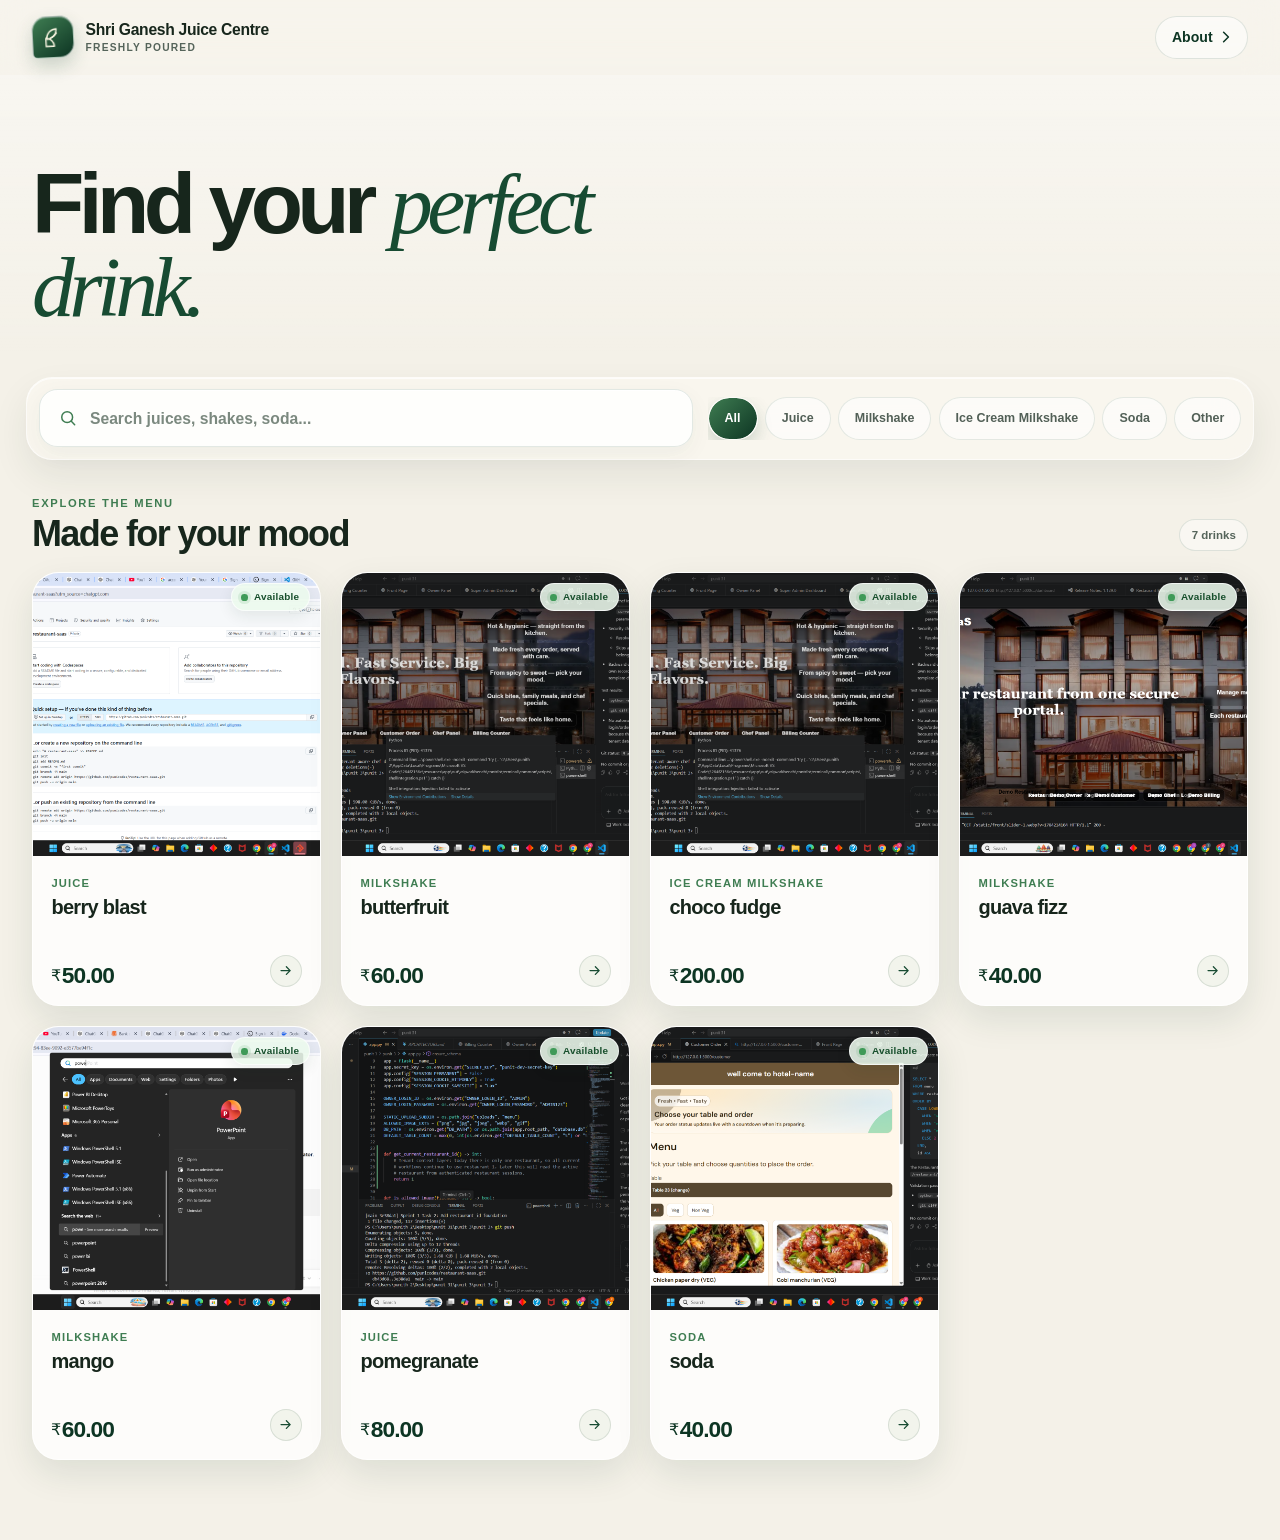
<file: juice-centre-menu-js/index.html>
<!doctype html>
<html lang="en">
<head>
    <meta charset="utf-8">
    <meta name="viewport" content="width=device-width, initial-scale=1">
    <meta name="theme-color" content="#f4f1e8">
    <title>Shri Ganesh Juice Centre Digital Menu</title>
    <link rel="stylesheet" href="css/style.css">
    <script src="js/store.js" defer></script>
    <script src="js/menu.js" defer></script>
</head>
<body class="customer-body">
    <div class="ambient-background" aria-hidden="true">
        <span class="ambient-orb ambient-orb-one"></span>
        <span class="ambient-orb ambient-orb-two"></span>
        <span class="ambient-orb ambient-orb-three"></span>
    </div>

    <header id="site-header" class="site-header">
        <nav class="nav-inner" aria-label="Main navigation">
            <a class="logo" href="index.html" aria-label="Shri Ganesh Juice Centre menu">
                <span class="logo-mark" aria-hidden="true">
                    <svg viewBox="0 0 32 32" role="img">
                        <path d="M8 18c0-6.6 5.4-12 12-12 0 6.6-5.4 12-12 12Z"></path>
                        <path d="M9 18c4.5-.4 8.3-2.9 11-7"></path>
                        <path d="M7 17c5.5 0 10 4.5 10 10H7V17Z"></path>
                    </svg>
                </span>
                <span class="logo-copy">
                    <strong>Shri Ganesh Juice Centre</strong>
                    <small>Freshly poured</small>
                </span>
            </a>

            <a class="nav-link" href="about.html">
                <span>About</span>
                <svg viewBox="0 0 20 20" aria-hidden="true">
                    <path d="m7 4 6 6-6 6"></path>
                </svg>
            </a>
        </nav>
    </header>

    <main class="menu-page">
        <section class="menu-intro entrance" aria-labelledby="menu-heading">
            <h1 id="menu-heading">Find your <em>perfect drink.</em></h1>
        </section>

        <section class="menu-controls entrance" aria-label="Menu search and filters">
            <div class="search-shell">
                <svg class="search-icon" viewBox="0 0 24 24" aria-hidden="true">
                    <circle cx="11" cy="11" r="6.5"></circle>
                    <path d="m16 16 4 4"></path>
                </svg>
                <label class="visually-hidden" for="menu-search">Search menu</label>
                <input
                    id="menu-search"
                    type="search"
                    placeholder="Search juices, shakes, soda..."
                    autocomplete="off"
                >
                <button id="search-clear" class="search-clear" type="button" aria-label="Clear search" hidden>
                    <svg viewBox="0 0 20 20" aria-hidden="true"><path d="m6 6 8 8M14 6l-8 8"></path></svg>
                </button>
            </div>

            <div class="filter-scroll">
                <div id="type-filters" class="type-filters" role="group" aria-label="Filter menu by type">
                    <!-- filter buttons injected by menu.js -->
                </div>
            </div>
        </section>

        <section class="menu-results" aria-labelledby="results-heading">
            <div class="results-heading entrance">
                <div>
                    <p class="section-kicker">Explore the menu</p>
                    <h2 id="results-heading">Made for your mood</h2>
                </div>
                <p id="result-count" class="result-count" aria-live="polite"></p>
            </div>

            <div id="menu-grid" class="menu-grid" aria-label="Menu items">
                <!-- menu cards injected by menu.js -->
            </div>

            <div id="no-results" class="empty-state" role="status" aria-live="polite" hidden>
                <div class="empty-illustration" aria-hidden="true">
                    <span class="empty-fruit"></span>
                    <svg viewBox="0 0 72 72">
                        <path d="M22 18h31l-4 42H27l-5-42Z"></path>
                        <path d="M19 18h37M41 18 50 6M29 34c6-5 11 5 18 0"></path>
                    </svg>
                </div>
                <h2 id="empty-state-title" class="empty-state-title">No drinks available right now.</h2>
                <p id="empty-state-copy">Please check back soon for something fresh.</p>
            </div>
        </section>
    </main>

    <div
        id="item-modal"
        class="modal"
        role="dialog"
        aria-modal="true"
        aria-labelledby="modal-name"
        aria-hidden="true"
        hidden
    >
        <div class="modal-panel">
            <button id="modal-close" class="modal-close" type="button" aria-label="Close item details">
                <svg viewBox="0 0 24 24" aria-hidden="true"><path d="m7 7 10 10M17 7 7 17"></path></svg>
            </button>

            <div class="modal-image-wrap">
                <img id="modal-image" alt="" hidden>
                <div id="modal-image-placeholder" class="image-placeholder">
                    <svg viewBox="0 0 64 64" aria-hidden="true">
                        <path d="M20 18h27l-3 36H23l-3-36Z"></path>
                        <path d="M17 18h33M37 18l7-10M27 29c5-4 9 4 15 0"></path>
                        <circle cx="17" cy="11" r="5"></circle>
                    </svg>
                    <span>Fresh photo coming soon</span>
                </div>
            </div>

            <div class="modal-content">
                <p class="modal-eyebrow">Drink details</p>
                <p id="modal-type" class="modal-type"></p>
                <h2 id="modal-name"></h2>
                <p id="modal-price" class="menu-item-price modal-price"></p>
                <div id="modal-description-wrap" class="modal-description-wrap" hidden>
                    <p id="modal-description"></p>
                </div>
                <p id="modal-availability" class="availability-badge modal-availability"><span class="availability-dot" aria-hidden="true"></span><span id="modal-availability-text"></span></p>
                <p class="modal-note">Prepared fresh when you visit.</p>
            </div>
        </div>
    </div>
</body>
</html>
</file>
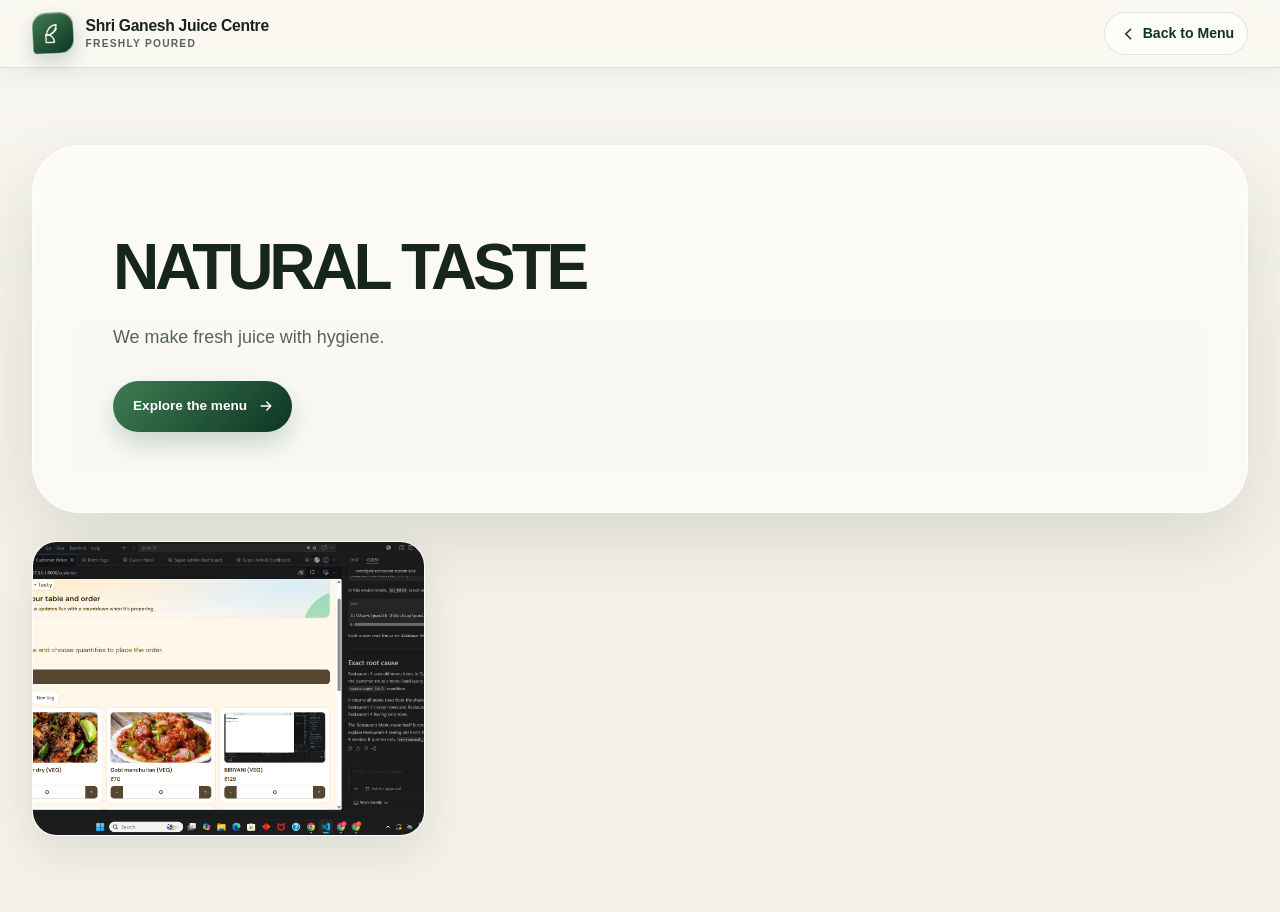
<file: juice-centre-menu-js/about.html>
<!doctype html>
<html lang="en">
<head>
    <meta charset="utf-8">
    <meta name="viewport" content="width=device-width, initial-scale=1">
    <meta name="theme-color" content="#f4f1e8">
    <title id="page-title">About | Shri Ganesh Juice Centre</title>
    <link rel="stylesheet" href="css/style.css">
    <script src="js/store.js" defer></script>
    <script src="js/about.js" defer></script>
</head>
<body class="customer-body about-body">
    <div class="ambient-background" aria-hidden="true">
        <span class="ambient-orb ambient-orb-one"></span>
        <span class="ambient-orb ambient-orb-two"></span>
        <span class="ambient-orb ambient-orb-three"></span>
    </div>

    <header class="site-header is-static">
        <nav class="nav-inner" aria-label="Main navigation">
            <a class="logo" href="index.html" aria-label="Shri Ganesh Juice Centre menu">
                <span class="logo-mark" aria-hidden="true">
                    <svg viewBox="0 0 32 32"><path d="M8 18c0-6.6 5.4-12 12-12 0 6.6-5.4 12-12 12Z"></path><path d="M9 18c4.5-.4 8.3-2.9 11-7"></path><path d="M7 17c5.5 0 10 4.5 10 10H7V17Z"></path></svg>
                </span>
                <span class="logo-copy"><strong>Shri Ganesh Juice Centre</strong><small>Freshly poured</small></span>
            </a>

            <a class="nav-link" href="index.html">
                <svg class="back-arrow" viewBox="0 0 20 20" aria-hidden="true"><path d="m12 4-6 6 6 6"></path></svg>
                <span>Back to Menu</span>
            </a>
        </nav>
    </header>

    <main class="about-page">
        <section class="about-card about-content-card entrance">
            <div class="about-copy">
                <h1 id="about-heading" hidden></h1>
                <p id="about-lead" class="about-lead"></p>
                <a class="back-button" href="index.html">
                    <span>Explore the menu</span>
                    <svg viewBox="0 0 20 20" aria-hidden="true"><path d="M4 10h12M11 5l5 5-5 5"></path></svg>
                </a>
            </div>
        </section>

        <section id="about-gallery" class="about-gallery entrance" aria-label="About gallery" hidden>
            <!-- gallery images injected by about.js -->
        </section>
    </main>
</body>
</html>
</file>
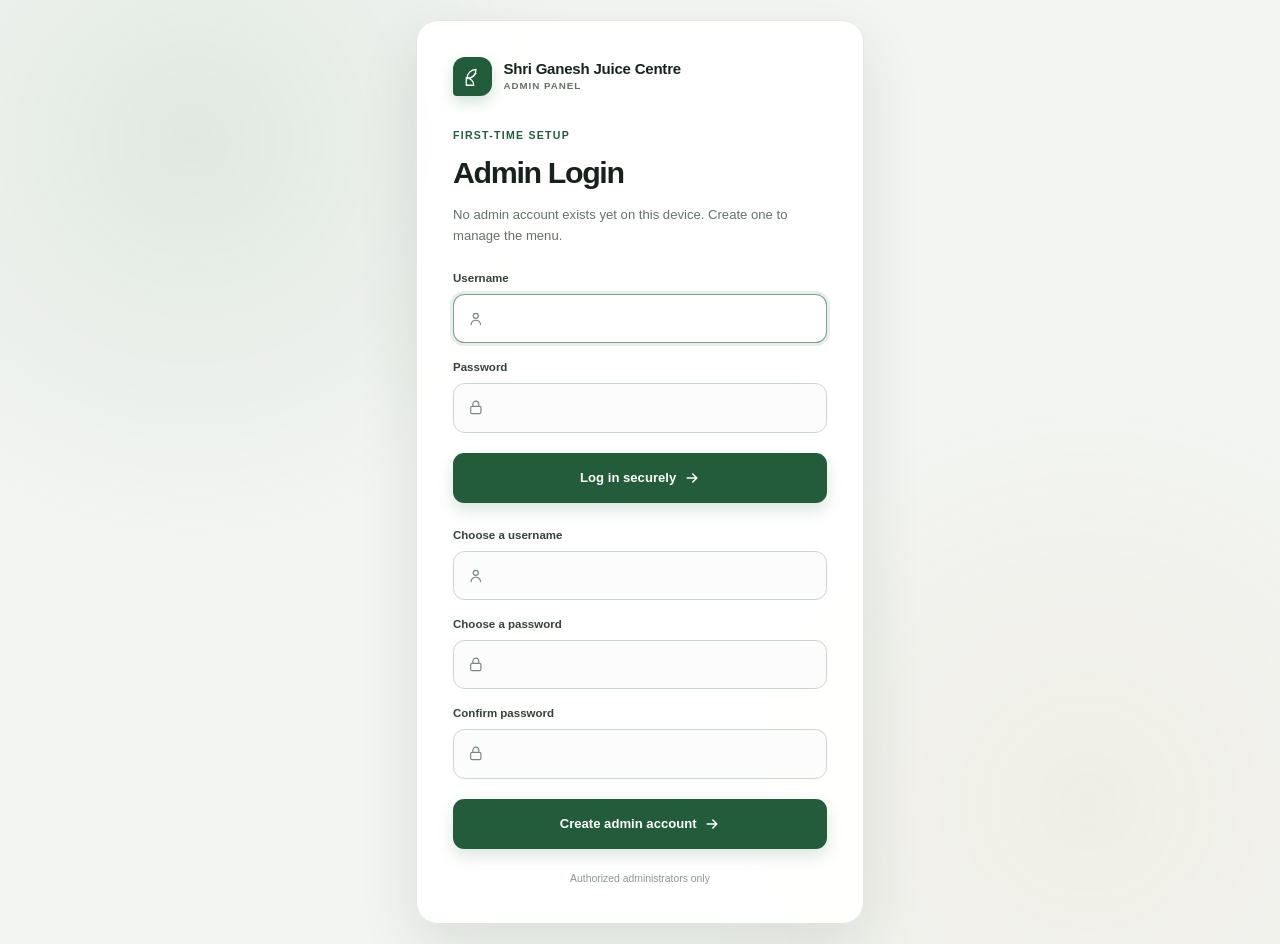
<file: juice-centre-menu-js/admin/about.html>
<!doctype html>
<html lang="en">
<head>
    <meta charset="utf-8">
    <meta name="viewport" content="width=device-width, initial-scale=1">
    <meta name="theme-color" content="#f3f5f2">
    <title>Edit About Page | Shri Ganesh Juice Centre</title>
    <link rel="stylesheet" href="../css/admin.css">
    <script src="../js/store.js" defer></script>
    <script src="../js/admin-common.js" defer></script>
    <script src="../js/admin-about.js" defer></script>
</head>
<body class="admin-body form-body">
    <header class="admin-topbar">
        <div class="topbar-inner">
            <a class="admin-brand" href="dashboard.html" aria-label="Admin dashboard">
                <span class="admin-brand-mark" aria-hidden="true"><svg viewBox="0 0 32 32"><path d="M8 18c0-6.6 5.4-12 12-12 0 6.6-5.4 12-12 12Z"></path><path d="M9 18c4.5-.4 8.3-2.9 11-7"></path><path d="M7 17c5.5 0 10 4.5 10 10H7V17Z"></path></svg></span>
                <span class="admin-brand-copy"><strong>Shri Ganesh Juice Centre</strong><small>Admin Panel</small></span>
            </a>
            <a class="topbar-back" href="dashboard.html"><svg viewBox="0 0 20 20" aria-hidden="true"><path d="m12 4-6 6 6 6"></path></svg><span>Back to Dashboard</span></a>
        </div>
    </header>

    <main class="admin-main form-main">
        <section class="form-page-heading">
            <a class="mobile-back" href="dashboard.html" aria-label="Back to dashboard">&larr;</a>
            <div><p class="admin-eyebrow">Website content</p><h1>Edit About Page</h1><p>Manage the story and gallery shown to customers.</p></div>
        </section>

        <div id="flash-stack" class="flash-stack dashboard-flashes" aria-live="polite"></div>

        <div class="about-management-stack">
            <form id="content-form" class="item-editor">
                <section class="form-section about-content-section">
                    <div class="form-section-heading"><span class="section-number">01</span><div><h2>About Content</h2><p>Only this text appears in the public content area.</p></div></div>
                    <div class="form-field">
                        <label for="heading">About Title</label>
                        <input id="heading" name="heading" class="form-control" maxlength="160" placeholder="Optional title">
                        <p class="upload-note">Leave blank to show no title.</p>
                    </div>
                    <div class="form-field about-content-field">
                        <label for="content">About Content</label>
                        <textarea id="content" name="content" class="form-control textarea-control about-content-control" rows="10" required maxlength="5000" placeholder="Write a short description about the juice centre..."></textarea>
                        <div class="field-help"><span>Plain text</span><span>Line breaks are preserved</span></div>
                        <span class="field-error" data-error-for="content" role="alert" hidden></span>
                    </div>
                    <div class="about-form-actions"><button class="button button-primary" type="submit">Save Content</button></div>
                </section>
            </form>

            <section class="form-section about-gallery-section">
                <div class="form-section-heading"><span class="section-number">02</span><div><h2>About Gallery</h2><p>Add images without replacing the existing gallery.</p></div></div>
                <form id="images-form" class="about-upload-form">
                    <div class="form-field upload-field">
                        <label class="upload-control" for="images">
                            <svg viewBox="0 0 24 24" aria-hidden="true"><path d="M12 16V4M8 8l4-4 4 4M5 14v5h14v-5"></path></svg>
                            <span><strong>Choose images</strong><small id="about-upload-file-name">JPG, JPEG, PNG or WEBP</small></span>
                        </label>
                        <input id="images" name="images" class="file-input" type="file" accept=".jpg,.jpeg,.png,.webp" multiple>
                        <p class="upload-note">Select one or several files.</p>
                        <span class="field-error" data-error-for="images" role="alert" hidden></span>
                    </div>
                    <div id="about-selected-previews" class="about-selected-previews" aria-live="polite"></div>
                    <div class="about-form-actions"><button class="button button-primary" type="submit">Upload Images</button></div>
                </form>

                <div class="about-existing-gallery">
                    <div class="about-gallery-heading"><h3>Existing images</h3><span id="about-image-count">0 images</span></div>
                    <div id="about-admin-gallery" class="about-admin-gallery"></div>
                    <div id="about-gallery-empty" class="about-gallery-empty" hidden>
                        <strong>No images uploaded</strong>
                        <p>The public About page will show content without an image section.</p>
                    </div>
                </div>
            </section>
        </div>
    </main>
</body>
</html>
</file>
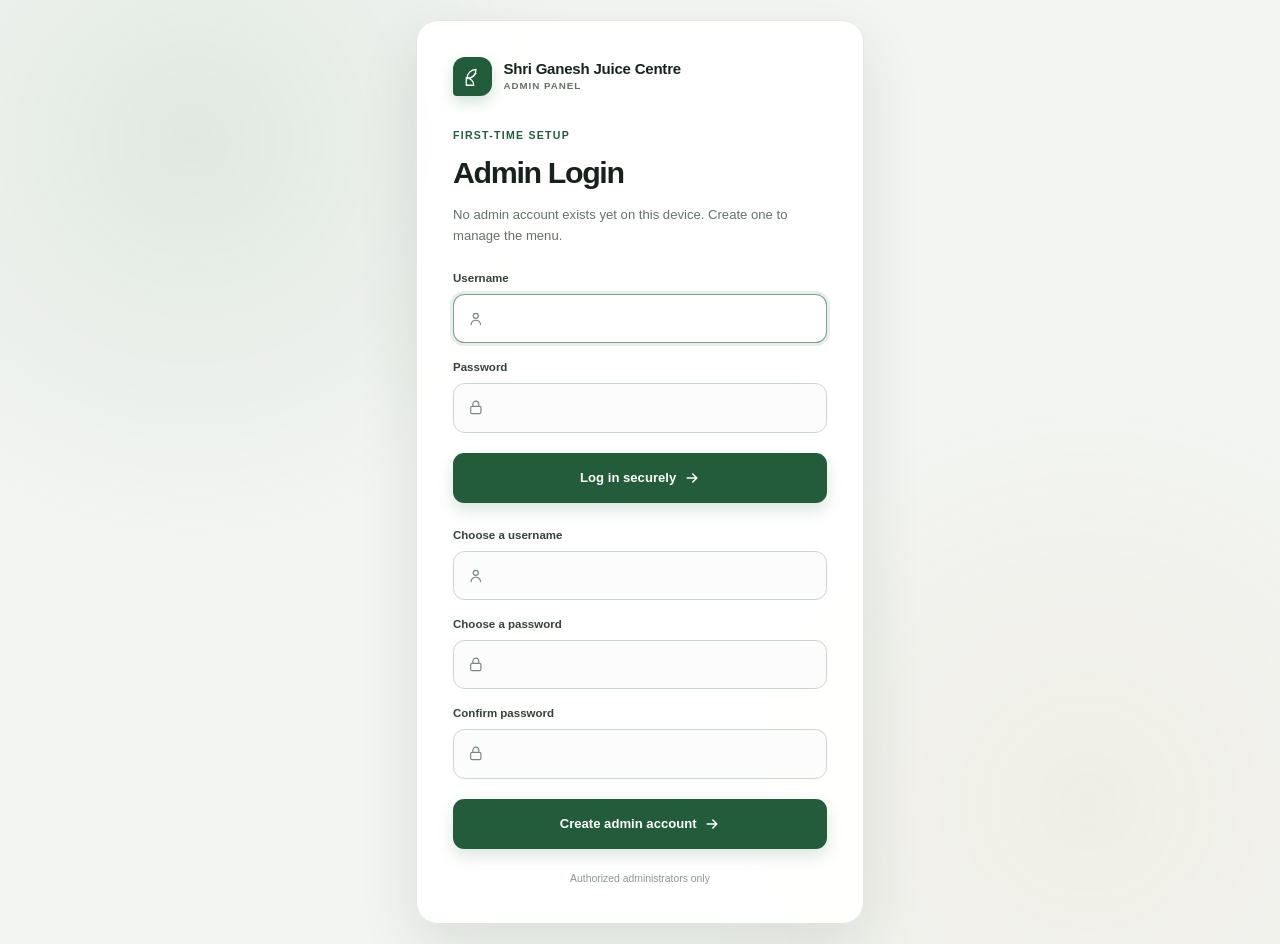
<file: juice-centre-menu-js/admin/dashboard.html>
<!doctype html>
<html lang="en">
<head>
    <meta charset="utf-8">
    <meta name="viewport" content="width=device-width, initial-scale=1">
    <meta name="theme-color" content="#f3f5f2">
    <title>Admin Dashboard | Shri Ganesh Juice Centre</title>
    <link rel="stylesheet" href="../css/admin.css">
    <script src="../js/store.js" defer></script>
    <script src="../js/admin-common.js" defer></script>
    <script src="../js/admin-dashboard.js" defer></script>
</head>
<body class="admin-body dashboard-body">
    <header class="admin-topbar">
        <div class="topbar-inner">
            <a class="admin-brand" href="dashboard.html" aria-label="Admin dashboard">
                <span class="admin-brand-mark" aria-hidden="true">
                    <svg viewBox="0 0 32 32"><path d="M8 18c0-6.6 5.4-12 12-12 0 6.6-5.4 12-12 12Z"></path><path d="M9 18c4.5-.4 8.3-2.9 11-7"></path><path d="M7 17c5.5 0 10 4.5 10 10H7V17Z"></path></svg>
                </span>
                <span class="admin-brand-copy"><strong>Shri Ganesh Juice Centre</strong><small>Admin Panel</small></span>
            </a>

            <div class="admin-account">
                <span id="account-avatar" class="account-avatar" aria-hidden="true"></span>
                <span class="account-copy"><small>Signed in as</small><strong id="account-username"></strong></span>
                <button class="logout-button" type="button" data-logout title="Log out">
                    <svg viewBox="0 0 20 20" aria-hidden="true"><path d="M8 4H4v12h4M12 6l4 4-4 4M7 10h9"></path></svg>
                    <span>Log out</span>
                </button>
            </div>
        </div>
    </header>

    <main class="admin-main">
        <section class="dashboard-heading">
            <div>
                <p class="admin-eyebrow">Overview</p>
                <h1>Dashboard</h1>
                <p>Manage your digital menu from one place.</p>
            </div>
            <div class="dashboard-heading-actions">
                <a class="button button-secondary" href="about.html">
                    <svg viewBox="0 0 20 20" aria-hidden="true"><path d="M4 5h12v10H4zM7 8h6M7 11h4"></path></svg>
                    <span>Manage About Page</span>
                </a>
                <a class="button button-primary heading-add-button" href="item-form.html">
                    <svg viewBox="0 0 20 20" aria-hidden="true"><path d="M10 4v12M4 10h12"></path></svg>
                    <span>Add New Item</span>
                </a>
            </div>
        </section>

        <div id="flash-stack" class="flash-stack dashboard-flashes" aria-live="polite"></div>

        <section class="statistics-grid" aria-label="Menu item statistics">
            <article class="stat-card stat-total">
                <span class="stat-icon" aria-hidden="true"><svg viewBox="0 0 24 24"><rect x="4" y="4" width="6" height="6" rx="1"></rect><rect x="14" y="4" width="6" height="6" rx="1"></rect><rect x="4" y="14" width="6" height="6" rx="1"></rect><rect x="14" y="14" width="6" height="6" rx="1"></rect></svg></span>
                <div><p>Total Items</p><strong id="stat-total">0</strong></div>
            </article>
            <article class="stat-card stat-available">
                <span class="stat-icon" aria-hidden="true"><svg viewBox="0 0 24 24"><circle cx="12" cy="12" r="8"></circle><path d="m8.5 12 2.3 2.3 4.8-5"></path></svg></span>
                <div><p>Available Items</p><strong id="stat-available">0</strong></div>
            </article>
            <article class="stat-card stat-unavailable">
                <span class="stat-icon" aria-hidden="true"><svg viewBox="0 0 24 24"><circle cx="12" cy="12" r="8"></circle><path d="M9 9l6 6M15 9l-6 6"></path></svg></span>
                <div><p>Unavailable Items</p><strong id="stat-unavailable">0</strong></div>
            </article>
        </section>

        <section class="management-section" aria-labelledby="menu-items-heading">
            <div class="management-header">
                <div>
                    <p class="admin-eyebrow">Menu management</p>
                    <h2 id="menu-items-heading">Menu Items</h2>
                    <p id="items-count-copy">0 items in your menu</p>
                </div>
                <div class="management-actions">
                    <form id="search-form" class="admin-search">
                        <label class="visually-hidden" for="q">Search items by name</label>
                        <svg viewBox="0 0 24 24" aria-hidden="true"><circle cx="11" cy="11" r="6.5"></circle><path d="m16 16 4 4"></path></svg>
                        <input id="q" name="q" type="search" placeholder="Search menu items...">
                        <a id="search-reset" class="search-reset" href="dashboard.html" aria-label="Clear search" hidden>&times;</a>
                        <button class="button button-secondary search-submit" type="submit">Search</button>
                    </form>
                    <a class="button button-primary toolbar-add-button" href="item-form.html">
                        <svg viewBox="0 0 20 20" aria-hidden="true"><path d="M10 4v12M4 10h12"></path></svg>
                        <span>Add New Item</span>
                    </a>
                </div>
            </div>

            <div class="menu-table-wrap">
                <table class="menu-table">
                    <thead>
                        <tr><th>Image</th><th>Name</th><th>Type</th><th>Price</th><th>Availability</th><th>Actions</th></tr>
                    </thead>
                    <tbody id="menu-table-body">
                        <!-- rows injected by admin-dashboard.js -->
                    </tbody>
                </table>
            </div>
        </section>
    </main>
</body>
</html>
</file>
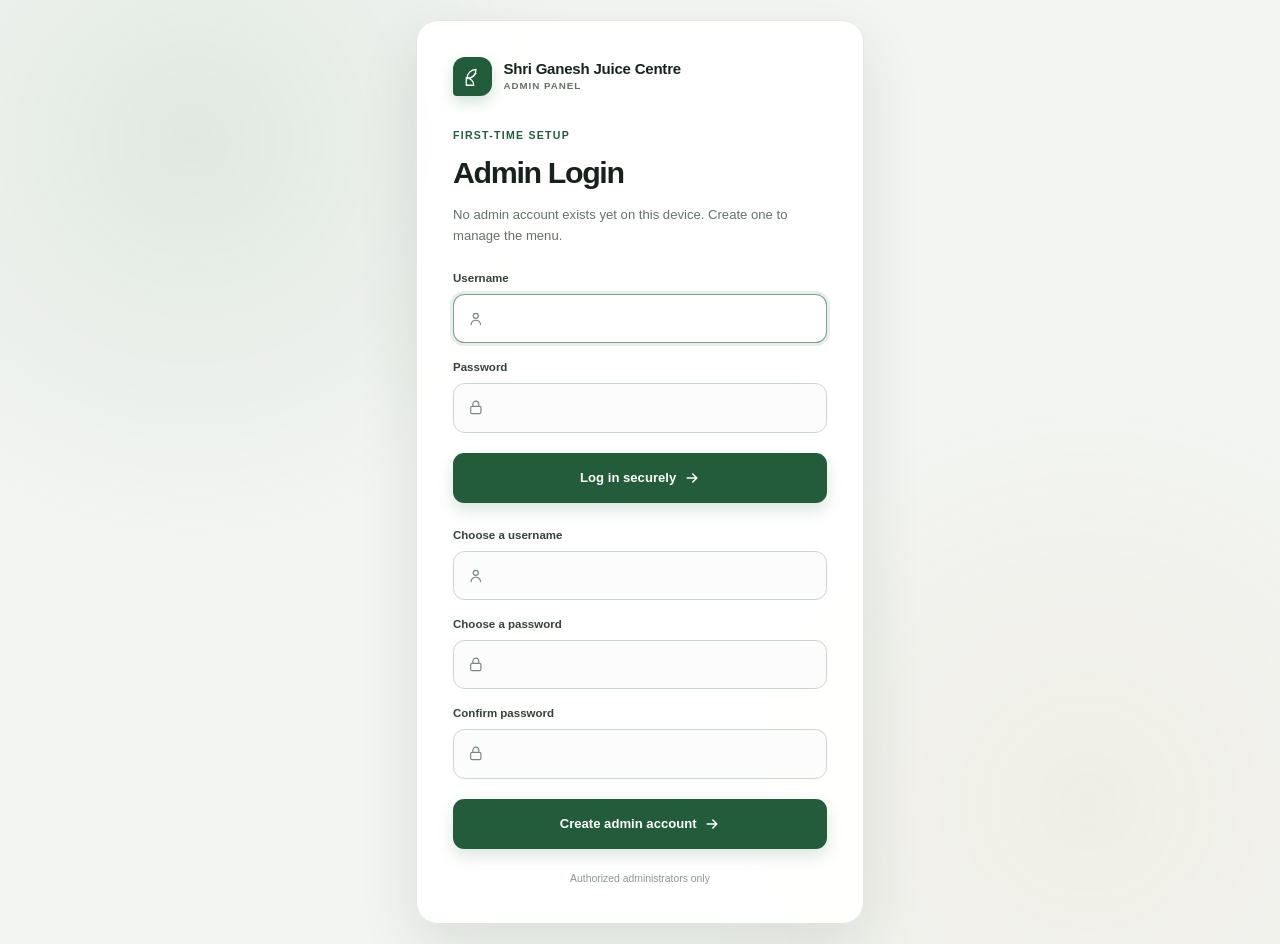
<file: juice-centre-menu-js/admin/item-form.html>
<!doctype html>
<html lang="en">
<head>
    <meta charset="utf-8">
    <meta name="viewport" content="width=device-width, initial-scale=1">
    <meta name="theme-color" content="#f3f5f2">
    <title id="page-title">Add Menu Item | Shri Ganesh Juice Centre</title>
    <link rel="stylesheet" href="../css/admin.css">
    <script src="../js/store.js" defer></script>
    <script src="../js/admin-common.js" defer></script>
    <script src="../js/admin-item-form.js" defer></script>
</head>
<body class="admin-body form-body">
    <header class="admin-topbar">
        <div class="topbar-inner">
            <a class="admin-brand" href="dashboard.html" aria-label="Admin dashboard">
                <span class="admin-brand-mark" aria-hidden="true"><svg viewBox="0 0 32 32"><path d="M8 18c0-6.6 5.4-12 12-12 0 6.6-5.4 12-12 12Z"></path><path d="M9 18c4.5-.4 8.3-2.9 11-7"></path><path d="M7 17c5.5 0 10 4.5 10 10H7V17Z"></path></svg></span>
                <span class="admin-brand-copy"><strong>Shri Ganesh Juice Centre</strong><small>Admin Panel</small></span>
            </a>
            <a class="topbar-back" href="dashboard.html"><svg viewBox="0 0 20 20" aria-hidden="true"><path d="m12 4-6 6 6 6"></path></svg><span>Back to Dashboard</span></a>
        </div>
    </header>

    <main class="admin-main form-main">
        <section class="form-page-heading">
            <a class="mobile-back" href="dashboard.html" aria-label="Back to dashboard">&larr;</a>
            <div>
                <p class="admin-eyebrow">Menu management</p>
                <h1 id="form-heading">Add Menu Item</h1>
                <p id="form-subheading">Create a new item for your digital menu.</p>
            </div>
        </section>

        <div id="flash-stack" class="flash-stack dashboard-flashes" aria-live="polite"></div>

        <form id="item-form" class="item-editor" novalidate>
            <div class="editor-grid">
                <div class="editor-primary">
                    <section class="form-section">
                        <div class="form-section-heading"><span class="section-number">01</span><div><h2>Basic Information</h2><p>The essential details customers will see.</p></div></div>
                        <div class="field-grid">
                            <div class="form-field field-full">
                                <label for="name">Item Name</label>
                                <input id="name" name="name" class="form-control" required maxlength="120" placeholder="e.g. Mango Milkshake">
                                <span class="field-error" data-error-for="name" role="alert" hidden></span>
                            </div>
                            <div class="form-field">
                                <label for="item_type">Item Type</label>
                                <div class="select-shell">
                                    <select id="item_type" name="item_type" class="form-control"></select>
                                    <svg viewBox="0 0 20 20" aria-hidden="true"><path d="m6 8 4 4 4-4"></path></svg>
                                </div>
                            </div>
                            <div class="form-field">
                                <label for="price">Price</label>
                                <div class="price-shell">
                                    <span aria-hidden="true">&#8377;</span>
                                    <input id="price" name="price" class="form-control" type="number" min="0" step="0.01" required placeholder="0.00">
                                </div>
                                <span class="field-error" data-error-for="price" role="alert" hidden></span>
                            </div>
                        </div>
                    </section>

                    <section class="form-section">
                        <div class="form-section-heading"><span class="section-number">02</span><div><h2>Details</h2><p>Add an optional description for the item detail view.</p></div></div>
                        <div class="form-field">
                            <label for="description">Description</label>
                            <textarea id="description" name="description" class="form-control textarea-control" rows="6" maxlength="2000" placeholder="Describe ingredients, flavour, or what makes this drink special..."></textarea>
                            <div class="field-help"><span>Optional</span><span>Maximum 2,000 characters</span></div>
                        </div>
                    </section>
                </div>

                <aside class="editor-secondary">
                    <section class="form-section image-section">
                        <div class="form-section-heading compact"><span class="section-number">03</span><div><h2>Item Image</h2><p>Use a clear square or portrait image.</p></div></div>
                        <div class="image-preview-shell">
                            <img id="image-preview" class="editor-image-preview" alt="Image preview" hidden>
                            <div id="image-preview-placeholder" class="editor-image-placeholder">
                                <svg viewBox="0 0 32 32" aria-hidden="true"><path d="M5 7h22v18H5z"></path><circle cx="12" cy="13" r="3"></circle><path d="m6 23 6-6 4 4 3-3 7 6"></path></svg>
                                <strong>No image selected</strong><span>Preview appears here</span>
                            </div>
                        </div>
                        <div class="form-field upload-field">
                            <label class="upload-control" for="image">
                                <svg viewBox="0 0 24 24" aria-hidden="true"><path d="M12 16V4M8 8l4-4 4 4M5 14v5h14v-5"></path></svg>
                                <span><strong>Choose an image</strong><small id="upload-file-name">JPG, JPEG, PNG or WEBP</small></span>
                            </label>
                            <input id="image" name="image" class="file-input" type="file" accept=".jpg,.jpeg,.png,.webp">
                            <p class="upload-note">Images are stored in this browser only.</p>
                            <span class="field-error" data-error-for="image" role="alert" hidden></span>
                        </div>
                    </section>

                    <section class="form-section availability-section">
                        <div class="form-section-heading compact"><span class="section-number">04</span><div><h2>Availability</h2><p>Control whether customers can get this item.</p></div></div>
                        <label class="switch-control" for="is_available">
                            <input id="is_available" name="is_available" class="switch-input" type="checkbox" checked>
                            <span class="switch-track" aria-hidden="true"><span></span></span>
                            <span class="switch-copy"><strong>Available on menu</strong><small>Customers will see its current status.</small></span>
                        </label>
                    </section>
                </aside>
            </div>

            <div class="editor-actions">
                <a class="button button-secondary" href="dashboard.html">Cancel</a>
                <button id="submit-button" class="button button-primary" type="submit">Add Menu Item</button>
            </div>
        </form>
    </main>
</body>
</html>
</file>
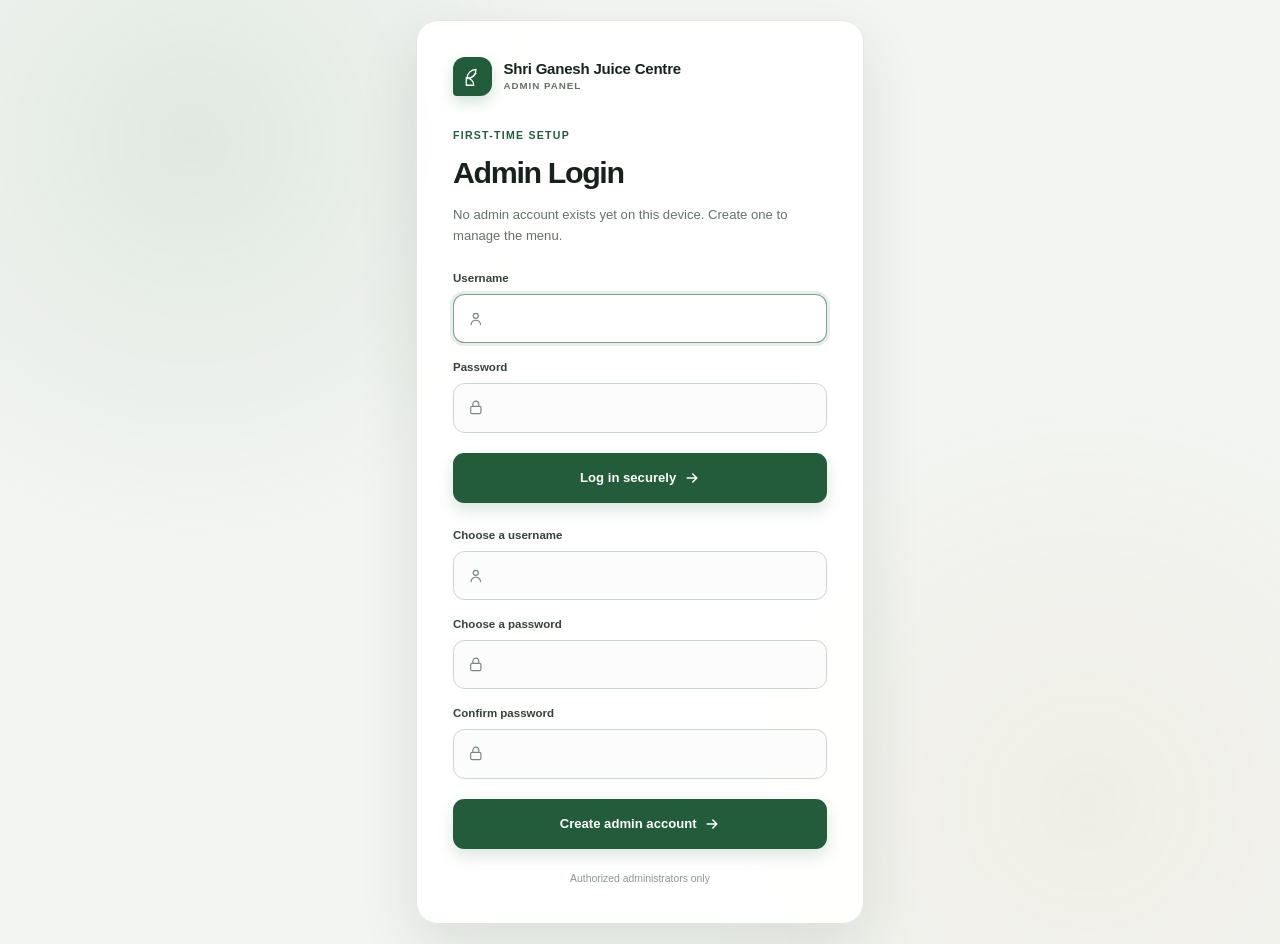
<file: juice-centre-menu-js/admin/login.html>
<!doctype html>
<html lang="en">
<head>
    <meta charset="utf-8">
    <meta name="viewport" content="width=device-width, initial-scale=1">
    <meta name="theme-color" content="#f3f5f2">
    <title>Admin Login | Shri Ganesh Juice Centre</title>
    <link rel="stylesheet" href="../css/admin.css">
    <script src="../js/store.js" defer></script>
    <script src="../js/admin-common.js" defer></script>
    <script src="../js/admin-login.js" defer></script>
</head>
<body class="admin-body login-body">
    <main class="login-layout">
        <section class="login-panel" aria-labelledby="login-title">
            <div class="admin-brand login-brand">
                <span class="admin-brand-mark" aria-hidden="true">
                    <svg viewBox="0 0 32 32"><path d="M8 18c0-6.6 5.4-12 12-12 0 6.6-5.4 12-12 12Z"></path><path d="M9 18c4.5-.4 8.3-2.9 11-7"></path><path d="M7 17c5.5 0 10 4.5 10 10H7V17Z"></path></svg>
                </span>
                <span class="admin-brand-copy">
                    <strong>Shri Ganesh Juice Centre</strong>
                    <small>Admin Panel</small>
                </span>
            </div>

            <div class="login-heading">
                <p class="admin-eyebrow" id="panel-eyebrow">Secure access</p>
                <h1 id="login-title">Admin Login</h1>
                <p id="panel-copy">Sign in to manage menu items, availability, pricing, and images.</p>
            </div>

            <div id="flash-stack" class="flash-stack" aria-live="polite"></div>

            <!-- Shown once an admin account already exists -->
            <form id="login-form" class="login-form" hidden>
                <div class="field-group">
                    <label for="username">Username</label>
                    <div class="input-shell">
                        <svg viewBox="0 0 24 24" aria-hidden="true"><circle cx="12" cy="8" r="3.5"></circle><path d="M5.5 20c.5-4 2.7-6 6.5-6s6 2 6.5 6"></path></svg>
                        <input id="username" name="username" type="text" autocomplete="username" required autofocus>
                    </div>
                </div>

                <div class="field-group">
                    <label for="password">Password</label>
                    <div class="input-shell">
                        <svg viewBox="0 0 24 24" aria-hidden="true"><rect x="5" y="10" width="14" height="10" rx="2"></rect><path d="M8 10V7a4 4 0 0 1 8 0v3"></path></svg>
                        <input id="password" name="password" type="password" autocomplete="current-password" required>
                    </div>
                </div>

                <button class="button button-primary login-button" type="submit">
                    <span>Log in securely</span>
                    <svg viewBox="0 0 20 20" aria-hidden="true"><path d="M4 10h12M11 5l5 5-5 5"></path></svg>
                </button>
            </form>

            <!-- Shown on first run, when no admin account exists yet -->
            <form id="setup-form" class="login-form" hidden>
                <div class="field-group">
                    <label for="setup-username">Choose a username</label>
                    <div class="input-shell">
                        <svg viewBox="0 0 24 24" aria-hidden="true"><circle cx="12" cy="8" r="3.5"></circle><path d="M5.5 20c.5-4 2.7-6 6.5-6s6 2 6.5 6"></path></svg>
                        <input id="setup-username" name="username" type="text" autocomplete="username" required autofocus>
                    </div>
                </div>

                <div class="field-group">
                    <label for="setup-password">Choose a password</label>
                    <div class="input-shell">
                        <svg viewBox="0 0 24 24" aria-hidden="true"><rect x="5" y="10" width="14" height="10" rx="2"></rect><path d="M8 10V7a4 4 0 0 1 8 0v3"></path></svg>
                        <input id="setup-password" name="password" type="password" autocomplete="new-password" required minlength="6">
                    </div>
                </div>

                <div class="field-group">
                    <label for="setup-password-confirm">Confirm password</label>
                    <div class="input-shell">
                        <svg viewBox="0 0 24 24" aria-hidden="true"><rect x="5" y="10" width="14" height="10" rx="2"></rect><path d="M8 10V7a4 4 0 0 1 8 0v3"></path></svg>
                        <input id="setup-password-confirm" name="password_confirm" type="password" autocomplete="new-password" required minlength="6">
                    </div>
                </div>

                <button class="button button-primary login-button" type="submit">
                    <span>Create admin account</span>
                    <svg viewBox="0 0 20 20" aria-hidden="true"><path d="M4 10h12M11 5l5 5-5 5"></path></svg>
                </button>
            </form>

            <p class="login-footnote">Authorized administrators only</p>
        </section>
    </main>
</body>
</html>
</file>
<file: juice-centre-menu-js/css/style.css>
:root {
    color-scheme: light;
    --ink: #17261c;
    --ink-soft: #55645a;
    --forest: #174b32;
    --forest-deep: #0d3523;
    --leaf: #3f7d52;
    --lime: #b9d66b;
    --cream: #f4f1e8;
    --cream-light: #fbfaf5;
    --peach: #f4a261;
    --coral: #e77755;
    --line: rgb(22 69 45 / 12%);
    --surface: rgb(255 255 255 / 72%);
    --shadow-soft: 0 16px 45px rgb(31 56 38 / 10%);
    --shadow-card: 0 14px 34px rgb(22 56 35 / 10%);
    --ease-out: cubic-bezier(0.22, 1, 0.36, 1);
    --ease-smooth: cubic-bezier(0.4, 0, 0.2, 1);
    font-family: Inter, ui-sans-serif, -apple-system, BlinkMacSystemFont, "Segoe UI", sans-serif;
    font-synthesis: none;
    line-height: 1.5;
    color: var(--ink);
    background: var(--cream);
}

* {
    box-sizing: border-box;
}

html {
    min-width: 280px;
    scroll-behavior: smooth;
}

body {
    min-width: 280px;
    min-height: 100vh;
    margin: 0;
    overflow-x: hidden;
    background:
        linear-gradient(180deg, rgb(255 255 255 / 48%) 0, transparent 22rem),
        var(--cream);
}

body.modal-open {
    overflow: hidden;
}

button,
input {
    font: inherit;
}

a {
    color: inherit;
}

button,
a,
.menu-card {
    -webkit-tap-highlight-color: transparent;
}

button:focus-visible,
a:focus-visible,
input:focus-visible,
.menu-card:focus-visible {
    outline: 3px solid rgb(63 125 82 / 42%);
    outline-offset: 3px;
}

.ambient-background {
    position: fixed;
    z-index: -1;
    inset: 0;
    overflow: hidden;
    pointer-events: none;
}

.ambient-background::after {
    content: "";
    position: absolute;
    inset: 0;
    opacity: 0.22;
    background-image: radial-gradient(rgb(23 75 50 / 18%) 0.55px, transparent 0.55px);
    background-size: 6px 6px;
    mask-image: linear-gradient(to bottom, black, transparent 68%);
}

.ambient-orb {
    position: absolute;
    border-radius: 50%;
    filter: blur(2px);
    opacity: 0.7;
}

.ambient-orb-one {
    top: 5rem;
    left: -12rem;
    width: 32rem;
    height: 32rem;
    background: radial-gradient(circle at 55% 45%, rgb(185 214 107 / 35%), rgb(185 214 107 / 3%) 68%);
}

.ambient-orb-two {
    top: 23rem;
    right: -14rem;
    width: 35rem;
    height: 35rem;
    background: radial-gradient(circle at 45% 50%, rgb(244 162 97 / 24%), rgb(244 162 97 / 2%) 70%);
}

.ambient-orb-three {
    bottom: -14rem;
    left: 25%;
    width: 31rem;
    height: 31rem;
    background: radial-gradient(circle, rgb(89 156 110 / 18%), transparent 70%);
}

.site-header {
    position: sticky;
    z-index: 50;
    top: 0;
    padding: 0.7rem 0;
    border-bottom: 1px solid transparent;
    background: rgb(244 241 232 / 58%);
    backdrop-filter: blur(16px) saturate(130%);
    -webkit-backdrop-filter: blur(16px) saturate(130%);
    transition:
        padding 280ms var(--ease-smooth),
        border-color 280ms var(--ease-smooth),
        background 280ms var(--ease-smooth),
        box-shadow 280ms var(--ease-smooth);
}

.site-header.scrolled,
.site-header.is-static {
    padding-block: 0.48rem;
    border-bottom-color: var(--line);
    background: rgb(250 248 241 / 86%);
    box-shadow: 0 9px 30px rgb(23 54 35 / 6%);
}

.nav-inner {
    display: flex;
    align-items: center;
    justify-content: space-between;
    width: min(76rem, calc(100% - 2rem));
    min-height: 3.25rem;
    margin: 0 auto;
}

.logo {
    display: inline-flex;
    align-items: center;
    gap: 0.7rem;
    text-decoration: none;
}

.logo-mark {
    display: grid;
    place-items: center;
    width: 2.65rem;
    height: 2.65rem;
    border: 1px solid rgb(255 255 255 / 62%);
    border-radius: 0.9rem 0.9rem 0.9rem 0.32rem;
    color: #f6f3df;
    background: linear-gradient(145deg, var(--leaf), var(--forest-deep));
    box-shadow: 0 8px 18px rgb(23 75 50 / 20%), inset 0 1px 0 rgb(255 255 255 / 25%);
    transform: rotate(-3deg);
    transition: transform 260ms var(--ease-out);
}

.logo:hover .logo-mark {
    transform: rotate(2deg) translateY(-1px);
}

.logo-mark svg {
    width: 1.65rem;
    fill: none;
    stroke: currentColor;
    stroke-linecap: round;
    stroke-linejoin: round;
    stroke-width: 1.7;
}

.logo-copy {
    display: grid;
    line-height: 1.12;
}

.logo-copy strong {
    font-size: 0.98rem;
    letter-spacing: -0.02em;
}

.logo-copy small {
    margin-top: 0.22rem;
    color: var(--ink-soft);
    font-size: 0.64rem;
    font-weight: 600;
    letter-spacing: 0.12em;
    text-transform: uppercase;
}

.nav-link {
    display: inline-flex;
    align-items: center;
    gap: 0.35rem;
    min-height: 2.7rem;
    padding: 0.55rem 0.8rem 0.55rem 1rem;
    border: 1px solid var(--line);
    border-radius: 999px;
    color: var(--forest-deep);
    background: rgb(255 255 255 / 54%);
    text-decoration: none;
    font-size: 0.88rem;
    font-weight: 700;
    transition: transform 180ms var(--ease-out), background 180ms ease, border-color 180ms ease;
}

.nav-link:hover {
    border-color: rgb(23 75 50 / 23%);
    background: rgb(255 255 255 / 86%);
    transform: translateY(-1px);
}

.nav-link:active,
.back-button:active,
.filter-button:active,
.search-clear:active,
.modal-close:active {
    transform: scale(0.96);
}

.nav-link svg {
    width: 1rem;
    fill: none;
    stroke: currentColor;
    stroke-linecap: round;
    stroke-linejoin: round;
    stroke-width: 1.9;
    transition: transform 180ms var(--ease-out);
}

.nav-link:hover svg:not(.back-arrow) {
    transform: translateX(2px);
}

.nav-link:hover .back-arrow {
    transform: translateX(-2px);
}

.menu-page {
    width: min(76rem, calc(100% - 2rem));
    margin: 0 auto;
    padding: clamp(2.4rem, 6vw, 5.2rem) 0 5rem;
}

.menu-intro {
    max-width: 49rem;
    margin-bottom: clamp(1.8rem, 4vw, 3rem);
}

.eyebrow,
.section-kicker,
.modal-eyebrow {
    margin: 0;
    color: var(--leaf);
    font-size: 0.7rem;
    font-weight: 800;
    letter-spacing: 0.15em;
    text-transform: uppercase;
}

.eyebrow {
    display: block;
}

.menu-intro h1,
.about-copy h1 {
    max-width: 13ch;
    margin: 0.65rem 0 0;
    font-size: clamp(2.55rem, 7vw, 5.35rem);
    font-weight: 760;
    line-height: 0.96;
    letter-spacing: -0.065em;
}

.menu-intro h1 em,
.about-copy h1 em {
    color: var(--forest);
    font-family: Georgia, "Times New Roman", serif;
    font-weight: 500;
}

.intro-copy {
    max-width: 38rem;
    margin: 1.15rem 0 0;
    color: var(--ink-soft);
    font-size: clamp(0.98rem, 2vw, 1.12rem);
}

.entrance {
    animation: entrance 650ms var(--ease-out) both;
}

.menu-controls {
    position: sticky;
    z-index: 35;
    top: 4.65rem;
    display: grid;
    gap: 0.9rem;
    margin: 0 -0.35rem 2.2rem;
    padding: 0.65rem;
    border: 1px solid rgb(255 255 255 / 62%);
    border-radius: 1.65rem;
    background: rgb(250 248 241 / 76%);
    box-shadow: 0 16px 36px rgb(22 56 35 / 8%), inset 0 1px 0 rgb(255 255 255 / 70%);
    backdrop-filter: blur(19px) saturate(135%);
    -webkit-backdrop-filter: blur(19px) saturate(135%);
    animation-delay: 100ms;
}

.search-shell {
    position: relative;
    display: flex;
    align-items: center;
    min-height: 3.65rem;
    border: 1px solid rgb(23 75 50 / 12%);
    border-radius: 1.15rem;
    background: rgb(255 255 255 / 80%);
    box-shadow: inset 0 1px 0 rgb(255 255 255 / 85%), 0 7px 22px rgb(23 50 31 / 5%);
    transition: border-color 220ms ease, box-shadow 220ms ease, transform 220ms var(--ease-out);
}

.search-shell:focus-within {
    border-color: rgb(63 125 82 / 47%);
    box-shadow: 0 0 0 4px rgb(63 125 82 / 10%), 0 15px 35px rgb(23 75 50 / 10%);
    transform: translateY(-1px);
}

.search-icon {
    flex: 0 0 auto;
    width: 1.25rem;
    margin-left: 1.15rem;
    fill: none;
    stroke: var(--leaf);
    stroke-linecap: round;
    stroke-width: 1.8;
}

#menu-search {
    min-width: 0;
    flex: 1;
    padding: 0.9rem 3rem 0.9rem 0.75rem;
    border: 0;
    outline: 0;
    color: var(--ink);
    background: transparent;
    font-size: 0.98rem;
    font-weight: 580;
}

#menu-search::placeholder {
    color: #7b897f;
    opacity: 1;
}

#menu-search::-webkit-search-cancel-button {
    display: none;
}

.search-clear {
    position: absolute;
    right: 0.75rem;
    display: grid;
    place-items: center;
    width: 2.15rem;
    height: 2.15rem;
    padding: 0;
    border: 0;
    border-radius: 50%;
    color: var(--ink-soft);
    background: #eef1e9;
    cursor: pointer;
    transition: transform 160ms ease, color 160ms ease, background 160ms ease;
}

.search-clear[hidden] {
    display: none;
}

.search-clear:hover {
    color: var(--forest-deep);
    background: #e0e8dc;
}

.search-clear svg {
    width: 1rem;
    fill: none;
    stroke: currentColor;
    stroke-linecap: round;
    stroke-width: 1.8;
}

.filter-scroll {
    min-width: 0;
    overflow-x: auto;
    overscroll-behavior-inline: contain;
    scrollbar-width: none;
}

.filter-scroll::-webkit-scrollbar {
    display: none;
}

.type-filters {
    display: flex;
    width: max-content;
    min-width: 100%;
    gap: 0.45rem;
}

.filter-button {
    position: relative;
    isolation: isolate;
    flex: 0 0 auto;
    min-height: 2.7rem;
    padding: 0.58rem 1rem;
    overflow: hidden;
    border: 1px solid rgb(23 75 50 / 11%);
    border-radius: 999px;
    color: #526057;
    background: rgb(255 255 255 / 60%);
    cursor: pointer;
    font-size: 0.78rem;
    font-weight: 750;
    transition: color 220ms ease, border-color 220ms ease, transform 180ms var(--ease-out), box-shadow 220ms ease;
}

.filter-button::before {
    content: "";
    position: absolute;
    z-index: -1;
    inset: 0;
    border-radius: inherit;
    background: linear-gradient(135deg, var(--leaf), var(--forest-deep));
    opacity: 0;
    transform: scale(0.72);
    transition: opacity 240ms ease, transform 320ms var(--ease-out);
}

.filter-button:hover {
    border-color: rgb(23 75 50 / 25%);
    color: var(--forest-deep);
    transform: translateY(-1px);
}

.filter-button.active {
    border-color: transparent;
    color: #ffffff;
    box-shadow: 0 8px 18px rgb(23 75 50 / 20%);
}

.filter-button.active::before {
    opacity: 1;
    transform: scale(1);
}

.menu-results {
    scroll-margin-top: 12rem;
}

.results-heading {
    display: flex;
    align-items: end;
    justify-content: space-between;
    gap: 1rem;
    margin-bottom: 1.15rem;
    animation-delay: 180ms;
}

.results-heading h2 {
    margin: 0.2rem 0 0;
    font-size: clamp(1.55rem, 4vw, 2.25rem);
    line-height: 1.08;
    letter-spacing: -0.045em;
}

.result-count {
    flex: 0 0 auto;
    margin: 0 0 0.15rem;
    padding: 0.4rem 0.7rem;
    border: 1px solid var(--line);
    border-radius: 999px;
    color: var(--ink-soft);
    background: rgb(255 255 255 / 45%);
    font-size: 0.72rem;
    font-weight: 750;
}

.menu-grid {
    display: grid;
    grid-template-columns: repeat(2, minmax(0, 1fr));
    gap: clamp(0.65rem, 2.5vw, 1.25rem);
}

.menu-card {
    position: relative;
    min-width: 0;
    overflow: hidden;
    border: 1px solid rgb(255 255 255 / 74%);
    border-radius: clamp(1.15rem, 3vw, 1.65rem);
    background: rgb(255 255 255 / 76%);
    box-shadow: var(--shadow-card), inset 0 1px 0 rgb(255 255 255 / 80%);
    cursor: pointer;
    transform: translateY(0);
    transition: transform 360ms var(--ease-out), box-shadow 360ms var(--ease-out), border-color 260ms ease;
    animation: cardEntrance 620ms var(--ease-out) both;
    animation-delay: min(calc(210ms + var(--card-index) * 55ms), 650ms);
}

.menu-card[hidden] {
    display: none;
}

.menu-card:hover {
    border-color: rgb(185 214 107 / 48%);
    box-shadow: 0 24px 48px rgb(21 55 34 / 16%), inset 0 1px 0 rgb(255 255 255 / 88%);
    transform: translateY(-7px);
}

.menu-card:active {
    transform: translateY(-1px) scale(0.985);
    transition-duration: 100ms;
}

.card-image-wrap {
    position: relative;
    aspect-ratio: 4 / 4.45;
    overflow: hidden;
    background:
        radial-gradient(circle at 30% 20%, rgb(255 255 255 / 75%), transparent 28%),
        linear-gradient(145deg, #dce7d6, #c7d6bd);
}

.menu-card-image {
    width: 100%;
    height: 100%;
    object-fit: cover;
    transition: transform 650ms var(--ease-out), filter 300ms ease;
}

.menu-card:hover .menu-card-image {
    transform: scale(1.055);
}

.image-placeholder {
    display: grid;
    place-content: center;
    justify-items: center;
    width: 100%;
    height: 100%;
    min-height: 10rem;
    padding: 1rem;
    color: rgb(23 75 50 / 58%);
    background:
        radial-gradient(circle at 66% 24%, rgb(244 162 97 / 35%) 0 12%, transparent 12.5%),
        radial-gradient(circle at 27% 75%, rgb(185 214 107 / 40%), transparent 28%),
        linear-gradient(145deg, #eef1e5, #dfe9da);
    text-align: center;
}

.image-placeholder svg {
    width: clamp(2.8rem, 9vw, 4.4rem);
    fill: none;
    stroke: currentColor;
    stroke-linecap: round;
    stroke-linejoin: round;
    stroke-width: 1.6;
}

.image-placeholder span {
    max-width: 12ch;
    margin-top: 0.65rem;
    font-size: 0.64rem;
    font-weight: 750;
    letter-spacing: 0.05em;
    line-height: 1.35;
    text-transform: uppercase;
}

.availability-badge {
    display: inline-flex;
    align-items: center;
    gap: 0.38rem;
    margin: 0;
    padding: 0.35rem 0.58rem;
    border: 1px solid rgb(255 255 255 / 68%);
    border-radius: 999px;
    color: #164e2b;
    background: rgb(236 250 237 / 88%);
    box-shadow: 0 5px 15px rgb(22 53 32 / 9%);
    font-size: 0.62rem;
    font-weight: 800;
    letter-spacing: 0.025em;
}

.card-image-wrap > .availability-badge {
    position: absolute;
    z-index: 2;
    top: 0.65rem;
    right: 0.65rem;
}

.availability-badge > .availability-dot {
    width: 0.42rem;
    height: 0.42rem;
    border-radius: 50%;
    background: #3f9a58;
    box-shadow: 0 0 0 3px rgb(63 154 88 / 13%);
}

.menu-card.unavailable {
    border-color: rgb(117 93 76 / 13%);
}

.menu-card.unavailable .menu-card-image {
    filter: saturate(0.62) contrast(0.94);
}

.menu-card.unavailable .availability-badge,
.availability-badge.unavailable {
    color: #7a4232;
    background: rgb(255 238 230 / 90%);
}

.menu-card.unavailable .availability-badge > .availability-dot,
.availability-badge.unavailable > .availability-dot {
    background: #d07355;
    box-shadow: 0 0 0 3px rgb(208 115 85 / 13%);
}

.card-content {
    padding: clamp(0.8rem, 2.5vw, 1.15rem);
}

.menu-item-type {
    margin: 0 0 0.25rem;
    overflow: hidden;
    color: var(--leaf);
    font-size: clamp(0.58rem, 1.8vw, 0.7rem);
    font-weight: 800;
    letter-spacing: 0.105em;
    text-overflow: ellipsis;
    text-transform: uppercase;
    white-space: nowrap;
}

.menu-item-name {
    min-height: 2.35em;
    margin: 0;
    overflow-wrap: anywhere;
    font-size: clamp(0.94rem, 3.1vw, 1.25rem);
    font-weight: 760;
    line-height: 1.16;
    letter-spacing: -0.035em;
}

.card-footer {
    display: flex;
    align-items: end;
    justify-content: space-between;
    gap: 0.5rem;
    margin-top: 0.75rem;
}

.menu-item-price {
    margin: 0;
    color: var(--forest-deep);
    font-size: clamp(1.05rem, 3.4vw, 1.42rem);
    font-weight: 820;
    line-height: 1;
    letter-spacing: -0.04em;
}

.menu-item-price > span {
    margin-right: 0.08rem;
    font-size: 0.72em;
    vertical-align: 0.12em;
}

.view-item {
    display: grid;
    flex: 0 0 auto;
    place-items: center;
    width: 2rem;
    height: 2rem;
    border: 1px solid var(--line);
    border-radius: 50%;
    color: var(--forest);
    background: #f2f4ec;
    transition: color 220ms ease, background 220ms ease, transform 260ms var(--ease-out);
}

.view-item svg {
    width: 0.95rem;
    fill: none;
    stroke: currentColor;
    stroke-linecap: round;
    stroke-linejoin: round;
    stroke-width: 1.7;
}

.menu-card:hover .view-item {
    color: #ffffff;
    background: var(--forest);
    transform: rotate(-8deg);
}

.empty-state {
    max-width: 32rem;
    margin: 1rem auto 0;
    padding: clamp(2rem, 7vw, 3.5rem) 1.25rem;
    border: 1px solid rgb(255 255 255 / 74%);
    border-radius: 2rem;
    background: rgb(255 255 255 / 52%);
    box-shadow: var(--shadow-soft), inset 0 1px 0 rgb(255 255 255 / 78%);
    text-align: center;
    backdrop-filter: blur(12px);
    animation: emptyIn 350ms var(--ease-out) both;
}

.empty-state[hidden] {
    display: none;
}

.empty-illustration {
    position: relative;
    display: grid;
    place-items: center;
    width: 6.2rem;
    height: 6.2rem;
    margin: 0 auto 1.2rem;
    border-radius: 42% 58% 62% 38% / 48% 38% 62% 52%;
    color: var(--forest);
    background: linear-gradient(145deg, rgb(185 214 107 / 40%), rgb(255 255 255 / 70%));
    transform: rotate(-4deg);
}

.empty-illustration svg {
    z-index: 1;
    width: 3.7rem;
    fill: none;
    stroke: currentColor;
    stroke-linecap: round;
    stroke-linejoin: round;
    stroke-width: 1.7;
    transform: rotate(4deg);
}

.empty-fruit {
    position: absolute;
    top: -0.45rem;
    right: -0.25rem;
    width: 2.1rem;
    height: 2.1rem;
    border: 5px solid rgb(255 255 255 / 74%);
    border-radius: 50%;
    background: var(--peach);
}

.empty-state h2 {
    margin: 0;
    font-size: clamp(1.25rem, 4vw, 1.65rem);
    letter-spacing: -0.04em;
}

.empty-state p {
    max-width: 27rem;
    margin: 0.5rem auto 0;
    color: var(--ink-soft);
    font-size: 0.9rem;
}

.modal {
    position: fixed;
    z-index: 1000;
    inset: 0;
    display: flex;
    align-items: end;
    justify-content: center;
    padding: 0;
    background: rgb(8 24 15 / 38%);
    opacity: 0;
    backdrop-filter: blur(0);
    -webkit-backdrop-filter: blur(0);
    transition: opacity 260ms ease, backdrop-filter 260ms ease;
}

.modal[hidden] {
    display: none;
}

.modal.is-open {
    opacity: 1;
    backdrop-filter: blur(10px);
    -webkit-backdrop-filter: blur(10px);
}

.modal-panel {
    position: relative;
    display: grid;
    grid-template-rows: minmax(12rem, 38svh) auto;
    width: 100%;
    max-height: 92svh;
    overflow: auto;
    border: 1px solid rgb(255 255 255 / 50%);
    border-radius: 2rem 2rem 0 0;
    background: #fbfaf5;
    box-shadow: 0 -24px 65px rgb(7 26 15 / 22%);
    transform: translateY(2rem) scale(0.985);
    opacity: 0;
    transition: transform 340ms var(--ease-out), opacity 240ms ease;
}

.modal.is-open .modal-panel {
    transform: translateY(0) scale(1);
    opacity: 1;
}

.modal-image-wrap {
    position: relative;
    display: grid;
    place-items: center;
    min-height: 0;
    overflow: hidden;
    background: linear-gradient(145deg, #dce7d6, #c7d6bd);
}

#modal-image {
    width: 100%;
    height: 100%;
    object-fit: cover;
}

.modal-image-wrap .image-placeholder {
    min-height: 100%;
}

.modal-content {
    position: relative;
    padding: 1.6rem clamp(1.15rem, 5vw, 2rem) max(2rem, env(safe-area-inset-bottom));
}

.modal-eyebrow {
    color: var(--coral);
}

.modal-type {
    display: inline-block;
    margin: 0.65rem 0 0;
    padding: 0.35rem 0.6rem;
    border-radius: 999px;
    color: var(--forest);
    background: #e8efe4;
    font-size: 0.68rem;
    font-weight: 800;
    letter-spacing: 0.09em;
    text-transform: uppercase;
}

.modal-content h2 {
    margin: 0.65rem 0 0;
    font-size: clamp(2rem, 8vw, 3.2rem);
    line-height: 1;
    letter-spacing: -0.055em;
}

.modal-price {
    margin-top: 0.95rem;
    font-size: clamp(1.55rem, 6vw, 2.25rem);
}

.modal-description-wrap {
    margin-top: 1.2rem;
    padding-top: 1.1rem;
    border-top: 1px solid var(--line);
}

.modal-description-wrap[hidden] {
    display: none;
}

.modal-description-wrap p {
    margin: 0;
    color: var(--ink-soft);
    font-size: 0.95rem;
    line-height: 1.7;
    white-space: pre-line;
}

.modal-availability {
    margin-top: 1.25rem;
}

.modal-note {
    margin: 0.8rem 0 0;
    color: #7b877e;
    font-size: 0.72rem;
}

.modal-close {
    position: absolute;
    z-index: 3;
    top: 0.8rem;
    right: 0.8rem;
    display: grid;
    place-items: center;
    width: 2.75rem;
    height: 2.75rem;
    padding: 0;
    border: 1px solid rgb(255 255 255 / 58%);
    border-radius: 50%;
    color: var(--forest-deep);
    background: rgb(255 255 255 / 82%);
    box-shadow: 0 8px 22px rgb(8 32 18 / 14%);
    cursor: pointer;
    backdrop-filter: blur(8px);
    transition: transform 260ms var(--ease-out), background 180ms ease;
}

.modal-close:hover {
    background: #ffffff;
    transform: rotate(7deg) scale(1.05);
}

.modal-close svg {
    width: 1.2rem;
    fill: none;
    stroke: currentColor;
    stroke-linecap: round;
    stroke-width: 1.8;
}

.about-page {
    display: grid;
    place-items: center;
    width: min(76rem, calc(100% - 2rem));
    min-height: calc(100svh - 5rem);
    margin: 0 auto;
    padding: clamp(2rem, 6vw, 5rem) 0;
}

.about-card {
    position: relative;
    display: grid;
    width: 100%;
    overflow: hidden;
    border: 1px solid rgb(255 255 255 / 72%);
    border-radius: clamp(1.6rem, 4vw, 3rem);
    background: rgb(255 255 255 / 60%);
    box-shadow: 0 28px 70px rgb(21 51 31 / 12%), inset 0 1px 0 rgb(255 255 255 / 85%);
    backdrop-filter: blur(18px);
}

.about-copy {
    z-index: 1;
    padding: clamp(2rem, 7vw, 5rem);
}

.about-copy h1 {
    max-width: 10ch;
    font-size: clamp(2.6rem, 7vw, 5.5rem);
}

.about-lead {
    max-width: 36rem;
    margin: 1.5rem 0 0;
    color: var(--ink-soft);
    font-size: clamp(0.98rem, 2vw, 1.12rem);
    line-height: 1.75;
}

.back-button {
    display: inline-flex;
    align-items: center;
    gap: 0.7rem;
    min-height: 3.2rem;
    margin-top: 1.7rem;
    padding: 0.7rem 1.1rem 0.7rem 1.25rem;
    border-radius: 999px;
    color: #ffffff;
    background: linear-gradient(135deg, var(--leaf), var(--forest-deep));
    box-shadow: 0 12px 28px rgb(23 75 50 / 22%);
    text-decoration: none;
    font-size: 0.85rem;
    font-weight: 800;
    transition: transform 200ms var(--ease-out), box-shadow 200ms ease;
}

.back-button:hover {
    transform: translateY(-2px);
    box-shadow: 0 17px 34px rgb(23 75 50 / 27%);
}

.back-button svg {
    width: 1rem;
    fill: none;
    stroke: currentColor;
    stroke-linecap: round;
    stroke-linejoin: round;
    stroke-width: 1.8;
}

.about-visual {
    position: relative;
    display: grid;
    place-items: center;
    min-height: 24rem;
    overflow: hidden;
    background:
        radial-gradient(circle at 75% 20%, rgb(255 255 255 / 70%) 0 5%, transparent 5.5%),
        linear-gradient(145deg, #dbe7cd, #aac69e);
}

.about-visual::before {
    content: "";
    position: absolute;
    width: 21rem;
    height: 21rem;
    border: 1px solid rgb(255 255 255 / 42%);
    border-radius: 50%;
}

.juice-glass {
    position: relative;
    z-index: 2;
    width: 8.5rem;
    height: 14.5rem;
    border: 3px solid rgb(255 255 255 / 78%);
    border-top-width: 5px;
    border-radius: 1.25rem 1.25rem 2.5rem 2.5rem;
    background: rgb(255 255 255 / 22%);
    box-shadow: inset 10px 0 20px rgb(255 255 255 / 18%), 0 28px 38px rgb(47 85 50 / 18%);
    transform: rotate(4deg);
}

.juice-fill {
    position: absolute;
    inset: 3.3rem 0.38rem 0.38rem;
    border-radius: 0.65rem 0.65rem 2.1rem 2.1rem;
    background: linear-gradient(155deg, #ffbd68, #e87845);
    box-shadow: inset 0 14px 22px rgb(255 226 130 / 35%);
}

.glass-shine {
    position: absolute;
    z-index: 2;
    top: 1.4rem;
    left: 0.9rem;
    width: 0.55rem;
    height: 6.6rem;
    border-radius: 999px;
    background: rgb(255 255 255 / 45%);
}

.glass-straw {
    position: absolute;
    z-index: -1;
    top: -4.6rem;
    right: 1.5rem;
    width: 0.48rem;
    height: 8rem;
    border-radius: 999px;
    background: var(--forest);
    transform: rotate(12deg);
}

.glass-leaf {
    position: absolute;
    z-index: 3;
    top: -1.2rem;
    right: -1.6rem;
    width: 3.1rem;
    height: 1.6rem;
    border-radius: 100% 0 100% 0;
    background: var(--leaf);
    transform: rotate(-18deg);
}

.glass-shadow {
    position: absolute;
    bottom: 3.4rem;
    width: 12rem;
    height: 2.2rem;
    border-radius: 50%;
    background: rgb(32 71 42 / 20%);
    filter: blur(9px);
}

.visual-fruit {
    position: absolute;
    border: 8px solid rgb(255 255 255 / 43%);
    border-radius: 50%;
    box-shadow: 0 14px 28px rgb(57 85 51 / 12%);
}

.visual-fruit-one {
    top: 15%;
    left: 12%;
    width: 5rem;
    height: 5rem;
    background: var(--peach);
}

.visual-fruit-two {
    right: 10%;
    bottom: 13%;
    width: 3.7rem;
    height: 3.7rem;
    background: var(--lime);
}

.visual-leaf {
    position: absolute;
    right: 13%;
    top: 15%;
    width: 6rem;
    height: 3rem;
    border-radius: 100% 0 100% 0;
    background: rgb(23 75 50 / 22%);
    transform: rotate(22deg);
}

.visually-hidden {
    position: absolute;
    width: 1px;
    height: 1px;
    padding: 0;
    margin: -1px;
    overflow: hidden;
    clip: rect(0, 0, 0, 0);
    clip-path: inset(50%);
    white-space: nowrap;
    border: 0;
}

@keyframes entrance {
    from { opacity: 0; transform: translateY(1.2rem); }
    to { opacity: 1; transform: translateY(0); }
}

@keyframes cardEntrance {
    from { opacity: 0; transform: translateY(1rem) scale(0.985); }
    to { opacity: 1; transform: translateY(0) scale(1); }
}

@keyframes emptyIn {
    from { opacity: 0; transform: translateY(0.65rem) scale(0.985); }
    to { opacity: 1; transform: translateY(0) scale(1); }
}

@media (min-width: 40rem) {
    .menu-controls {
        grid-template-columns: minmax(17rem, 1fr) auto;
        align-items: center;
        padding: 0.7rem;
    }

    .filter-scroll {
        max-width: min(55vw, 42rem);
    }

    .menu-grid {
        grid-template-columns: repeat(auto-fill, minmax(13rem, 1fr));
    }

    .card-image-wrap {
        aspect-ratio: 4 / 3.85;
    }
}

@media (min-width: 48rem) {
    .modal {
        align-items: center;
        padding: 1.5rem;
    }

    .modal-panel {
        grid-template-rows: none;
        grid-template-columns: minmax(20rem, 1.08fr) minmax(18rem, 0.92fr);
        width: min(58rem, 100%);
        max-height: min(44rem, calc(100svh - 3rem));
        border-radius: 2rem;
        transform: translateY(0.8rem) scale(0.965);
        box-shadow: 0 35px 90px rgb(5 24 13 / 28%);
    }

    .modal-image-wrap {
        min-height: 35rem;
    }

    .modal-content {
        display: flex;
        flex-direction: column;
        justify-content: center;
        padding: clamp(2rem, 5vw, 3.5rem);
    }

    .modal-close {
        top: 1rem;
        right: 1rem;
    }

    .about-card {
        grid-template-columns: minmax(0, 1.12fr) minmax(20rem, 0.88fr);
        min-height: 39rem;
    }
}

@media (min-width: 64rem) {
    .menu-grid {
        grid-template-columns: repeat(4, minmax(0, 1fr));
    }

    .card-image-wrap {
        aspect-ratio: 4 / 3.95;
    }
}

@media (max-width: 39.99rem) {
    .nav-inner,
    .menu-page,
    .about-page {
        width: calc(100% - 1.25rem);
    }

    .site-header {
        padding-block: 0.45rem;
    }

    .logo-mark {
        width: 2.4rem;
        height: 2.4rem;
    }

    .logo-copy small {
        display: none;
    }

    .nav-link {
        min-height: 2.5rem;
        padding: 0.45rem 0.7rem 0.45rem 0.85rem;
    }

    .menu-page {
        padding-top: 1.15rem;
        padding-bottom: 3rem;
    }

    .menu-intro {
        margin-bottom: 1.1rem;
    }

    .eyebrow {
        font-size: 0.64rem;
        letter-spacing: 0.13em;
    }

    .menu-intro h1 {
        max-width: 12ch;
        margin-top: 0.42rem;
        font-size: clamp(2.05rem, 10.2vw, 2.7rem);
        line-height: 0.98;
    }

    .intro-copy {
        max-width: 31rem;
        margin-top: 0.68rem;
        font-size: 0.88rem;
        line-height: 1.48;
    }

    .menu-controls {
        top: 4rem;
        margin-inline: -0.15rem;
        margin-bottom: 1.15rem;
        padding: 0.4rem;
        gap: 0.55rem;
        border-radius: 1.15rem;
    }

    .search-shell {
        min-height: 3rem;
        border-radius: 0.82rem;
    }

    .search-icon {
        width: 1.1rem;
        margin-left: 0.9rem;
    }

    #menu-search {
        padding-block: 0.7rem;
        padding-left: 0.65rem;
        font-size: 0.9rem;
    }

    .filter-scroll {
        margin-inline: -0.4rem;
        padding: 0 0.4rem 0.05rem;
    }

    .type-filters {
        min-width: max-content;
    }

    .filter-button {
        min-height: 2.5rem;
        padding: 0.48rem 0.78rem;
        font-size: 0.72rem;
    }

    .results-heading {
        gap: 0.65rem;
        margin-bottom: 0.75rem;
    }

    .section-kicker {
        font-size: 0.63rem;
    }

    .results-heading h2 {
        margin-top: 0.12rem;
        font-size: clamp(1.35rem, 6.2vw, 1.65rem);
    }

    .result-count {
        padding: 0.32rem 0.55rem;
        font-size: 0.65rem;
    }

    .menu-grid {
        gap: 0.55rem;
    }

    .menu-card {
        border-radius: 1rem;
    }

    .card-image-wrap {
        aspect-ratio: 4 / 3;
    }

    .image-placeholder {
        min-height: 0;
        padding: 0.65rem;
    }

    .image-placeholder svg {
        width: clamp(2.35rem, 12vw, 3.2rem);
    }

    .image-placeholder span {
        margin-top: 0.35rem;
        font-size: 0.54rem;
    }

    .card-content {
        padding: 0.68rem;
    }

    .menu-item-type {
        margin-bottom: 0.18rem;
        font-size: 0.56rem;
        letter-spacing: 0.08em;
    }

    .menu-item-name {
        min-height: 2.3em;
        font-size: clamp(0.86rem, 3.8vw, 1rem);
        line-height: 1.15;
    }

    .card-footer {
        gap: 0.3rem;
        margin-top: 0.5rem;
    }

    .menu-item-price {
        font-size: clamp(0.98rem, 4.4vw, 1.15rem);
    }

    .menu-card:hover {
        transform: none;
        box-shadow: var(--shadow-card);
    }

    .menu-card:hover .menu-card-image {
        transform: none;
    }

    .availability-badge {
        gap: 0.28rem;
        padding: 0.28rem 0.42rem;
        font-size: 0.54rem;
    }

    .card-image-wrap > .availability-badge {
        top: 0.48rem;
        right: 0.48rem;
    }

    .view-item {
        width: 1.65rem;
        height: 1.65rem;
    }

    .view-item svg {
        width: 0.8rem;
    }

    .about-page {
        padding-block: 1.25rem 2.5rem;
    }

    .about-visual {
        min-height: 21rem;
    }
}

@media (max-width: 21rem) {
    .menu-grid {
        grid-template-columns: 1fr;
    }

    .card-image-wrap {
        aspect-ratio: 4 / 3.2;
    }

    .menu-item-name {
        min-height: auto;
    }
}

@media (prefers-reduced-motion: reduce) {
    html {
        scroll-behavior: auto;
    }

    *,
    *::before,
    *::after {
        scroll-behavior: auto !important;
        animation-duration: 0.01ms !important;
        animation-delay: 0ms !important;
        animation-iteration-count: 1 !important;
        transition-duration: 0.01ms !important;
    }
}
/* Dynamic About content and gallery */
.about-page {
    align-content: center;
    gap: clamp(1rem, 3vw, 1.75rem);
}

.about-card.about-content-card {
    display: block;
    min-height: 0;
}

.about-content-card .about-copy {
    max-width: 52rem;
}

.about-content-card .about-copy h1 {
    max-width: 18ch;
    font-size: clamp(2rem, 5vw, 4rem);
}

.about-lead {
    white-space: pre-line;
}

.about-gallery {
    display: grid;
    grid-template-columns: 1fr;
    gap: clamp(0.7rem, 2vw, 1.15rem);
    width: 100%;
}

.about-gallery-item {
    aspect-ratio: 4 / 3;
    margin: 0;
    overflow: hidden;
    border: 1px solid rgb(255 255 255 / 72%);
    border-radius: clamp(1rem, 2.5vw, 1.55rem);
    background: rgb(255 255 255 / 58%);
    box-shadow: 0 18px 45px rgb(21 51 31 / 10%);
    animation: cardEntrance 520ms var(--ease-out) both;
    animation-delay: calc(var(--gallery-index) * 55ms);
}

.about-gallery-item img {
    display: block;
    width: 100%;
    height: 100%;
    object-fit: cover;
    transition: transform 420ms var(--ease-out);
}

.about-gallery-item:hover img {
    transform: scale(1.035);
}

@media (min-width: 26rem) {
    .about-gallery {
        grid-template-columns: repeat(2, minmax(0, 1fr));
    }
}

@media (min-width: 64rem) {
    .about-gallery {
        grid-template-columns: repeat(3, minmax(0, 1fr));
    }
}

@media (max-width: 39.99rem) {
    .about-content-card .about-copy {
        padding: 1.6rem;
    }
}
</file>
<file: juice-centre-menu-js/css/admin.css>
:root {
    color-scheme: light;
    --admin-bg: #f3f5f2;
    --surface: #ffffff;
    --surface-soft: #f8faf8;
    --text: #18221c;
    --text-soft: #667169;
    --accent: #225c3b;
    --accent-dark: #17442b;
    --accent-soft: #e6f0e8;
    --border: #dfe5e0;
    --border-strong: #cbd5cd;
    --success: #2f7548;
    --success-bg: #e9f5ec;
    --warning: #98623b;
    --warning-bg: #fbf0e8;
    --danger: #a54848;
    --danger-bg: #faeded;
    --info: #416b83;
    --info-bg: #ebf3f7;
    --shadow-sm: 0 3px 10px rgb(23 47 31 / 5%);
    --shadow-md: 0 12px 32px rgb(23 47 31 / 8%);
    --radius-sm: 0.65rem;
    --radius-md: 0.9rem;
    --radius-lg: 1.2rem;
    --ease: cubic-bezier(0.22, 1, 0.36, 1);
    font-family: Inter, ui-sans-serif, -apple-system, BlinkMacSystemFont, "Segoe UI", sans-serif;
    line-height: 1.5;
    color: var(--text);
    background: var(--admin-bg);
}

* { box-sizing: border-box; }
html { min-width: 280px; }
body { min-width: 280px; min-height: 100vh; margin: 0; background: var(--admin-bg); }
a { color: inherit; }
button, input, select, textarea { font: inherit; }
button, a, input, select, textarea { -webkit-tap-highlight-color: transparent; }
button:focus-visible, a:focus-visible, input:focus-visible, select:focus-visible, textarea:focus-visible {
    outline: 3px solid rgb(34 92 59 / 22%);
    outline-offset: 2px;
}
svg { display: block; }

.admin-body {
    color: var(--text);
    background:
        radial-gradient(circle at 2% 0%, rgb(75 128 91 / 7%), transparent 25rem),
        var(--admin-bg);
}

.admin-topbar {
    position: sticky;
    z-index: 50;
    top: 0;
    border-bottom: 1px solid var(--border);
    background: rgb(255 255 255 / 92%);
    box-shadow: 0 2px 12px rgb(23 47 31 / 3%);
    backdrop-filter: blur(12px);
}

.topbar-inner {
    display: flex;
    align-items: center;
    justify-content: space-between;
    width: min(84rem, calc(100% - 2rem));
    min-height: 4.4rem;
    margin: 0 auto;
}

.admin-brand {
    display: inline-flex;
    align-items: center;
    gap: 0.7rem;
    color: var(--text);
    text-decoration: none;
}

.admin-brand-mark {
    display: grid;
    place-items: center;
    width: 2.45rem;
    height: 2.45rem;
    border-radius: 0.75rem 0.75rem 0.75rem 0.25rem;
    color: #fff;
    background: var(--accent);
    box-shadow: 0 6px 14px rgb(34 92 59 / 18%);
}

.admin-brand-mark svg {
    width: 1.5rem;
    fill: none;
    stroke: currentColor;
    stroke-linecap: round;
    stroke-linejoin: round;
    stroke-width: 1.7;
}

.admin-brand-copy { display: grid; line-height: 1.1; }
.admin-brand-copy strong { font-size: 0.94rem; letter-spacing: -0.015em; }
.admin-brand-copy small { margin-top: 0.2rem; color: var(--text-soft); font-size: 0.61rem; font-weight: 700; letter-spacing: 0.1em; text-transform: uppercase; }

.admin-account { display: flex; align-items: center; gap: 0.7rem; }
.account-avatar {
    display: grid;
    place-items: center;
    width: 2.2rem;
    height: 2.2rem;
    border-radius: 50%;
    color: var(--accent-dark);
    background: var(--accent-soft);
    font-size: 0.8rem;
    font-weight: 800;
}
.account-copy { display: grid; line-height: 1.15; }
.account-copy small { color: var(--text-soft); font-size: 0.65rem; }
.account-copy strong { margin-top: 0.15rem; max-width: 10rem; overflow: hidden; font-size: 0.78rem; text-overflow: ellipsis; white-space: nowrap; }

.logout-button,
.topbar-back {
    display: inline-flex;
    align-items: center;
    gap: 0.4rem;
    min-height: 2.45rem;
    padding: 0.5rem 0.72rem;
    border: 1px solid var(--border);
    border-radius: 0.65rem;
    color: var(--text-soft);
    background: var(--surface);
    cursor: pointer;
    text-decoration: none;
    font-size: 0.75rem;
    font-weight: 700;
    transition: color 180ms ease, border-color 180ms ease, background 180ms ease, transform 180ms var(--ease);
}
.logout-button:hover, .topbar-back:hover { color: var(--accent-dark); border-color: var(--border-strong); background: var(--surface-soft); transform: translateY(-1px); }
.logout-button svg, .topbar-back svg { width: 1rem; fill: none; stroke: currentColor; stroke-linecap: round; stroke-linejoin: round; stroke-width: 1.8; }

.admin-main { width: min(84rem, calc(100% - 2rem)); margin: 0 auto; padding: 2.3rem 0 4rem; }
.dashboard-heading, .form-page-heading { display: flex; align-items: center; justify-content: space-between; gap: 1rem; margin-bottom: 1.7rem; }
.admin-eyebrow { margin: 0; color: var(--accent); font-size: 0.66rem; font-weight: 800; letter-spacing: 0.12em; text-transform: uppercase; }
.dashboard-heading h1, .form-page-heading h1 { margin: 0.3rem 0 0; font-size: clamp(1.75rem, 4vw, 2.4rem); line-height: 1.1; letter-spacing: -0.045em; }
.dashboard-heading p:last-child, .form-page-heading p:last-child { margin: 0.35rem 0 0; color: var(--text-soft); font-size: 0.88rem; }

.button {
    display: inline-flex;
    align-items: center;
    justify-content: center;
    gap: 0.48rem;
    min-height: 2.75rem;
    padding: 0.62rem 0.95rem;
    border: 1px solid transparent;
    border-radius: 0.7rem;
    cursor: pointer;
    text-decoration: none;
    font-size: 0.78rem;
    font-weight: 750;
    transition: transform 180ms var(--ease), box-shadow 180ms ease, background 180ms ease, border-color 180ms ease;
}
.button:hover { transform: translateY(-1px); }
.button:active { transform: scale(0.98); }
.button svg { width: 1rem; fill: none; stroke: currentColor; stroke-linecap: round; stroke-linejoin: round; stroke-width: 1.9; }
.button-primary { color: #fff; background: var(--accent); box-shadow: 0 7px 16px rgb(34 92 59 / 16%); }
.button-primary:hover { background: var(--accent-dark); box-shadow: 0 10px 20px rgb(34 92 59 / 20%); }
.button-secondary { color: var(--text); border-color: var(--border); background: var(--surface); }
.button-secondary:hover { border-color: var(--border-strong); background: var(--surface-soft); }
.toolbar-add-button { display: none; }

.statistics-grid { display: grid; grid-template-columns: repeat(3, minmax(0, 1fr)); gap: 1rem; margin-bottom: 1.5rem; }
.stat-card {
    display: flex;
    align-items: center;
    gap: 1rem;
    min-width: 0;
    padding: 1.15rem;
    border: 1px solid var(--border);
    border-radius: var(--radius-lg);
    background: var(--surface);
    box-shadow: var(--shadow-sm);
    transition: transform 180ms var(--ease), box-shadow 180ms ease;
}
.stat-card:hover { transform: translateY(-2px); box-shadow: var(--shadow-md); }
.stat-icon { display: grid; flex: 0 0 auto; place-items: center; width: 2.85rem; height: 2.85rem; border-radius: 0.85rem; color: var(--accent); background: var(--accent-soft); }
.stat-icon svg { width: 1.35rem; fill: none; stroke: currentColor; stroke-linecap: round; stroke-linejoin: round; stroke-width: 1.7; }
.stat-card p { margin: 0; color: var(--text-soft); font-size: 0.72rem; font-weight: 700; }
.stat-card strong { display: block; margin-top: 0.2rem; font-size: 1.75rem; line-height: 1; letter-spacing: -0.045em; }
.stat-available .stat-icon { color: var(--success); background: var(--success-bg); }
.stat-unavailable .stat-icon { color: var(--warning); background: var(--warning-bg); }

.flash-stack { display: grid; gap: 0.6rem; margin-bottom: 1.2rem; }
.flash {
    display: flex;
    align-items: center;
    gap: 0.65rem;
    min-height: 3.1rem;
    padding: 0.65rem 0.75rem;
    border: 1px solid transparent;
    border-radius: var(--radius-md);
    color: var(--text);
    background: var(--surface);
    box-shadow: var(--shadow-sm);
    font-size: 0.8rem;
    animation: flash-in 220ms var(--ease) both;
    transition: opacity 180ms ease, transform 180ms ease;
}
.flash.is-dismissing { opacity: 0; transform: translateY(-0.3rem); }
.flash-icon { display: grid; flex: 0 0 auto; place-items: center; width: 1.75rem; height: 1.75rem; border-radius: 50%; }
.flash-icon svg { width: 1.1rem; fill: none; stroke: currentColor; stroke-linecap: round; stroke-linejoin: round; stroke-width: 1.8; }
.flash-success { border-color: #cfe5d5; background: var(--success-bg); color: #265f3c; }
.flash-error { border-color: #eccfcf; background: var(--danger-bg); color: #8c3d3d; }
.flash-warning { border-color: #eedbc9; background: var(--warning-bg); color: #7f512f; }
.flash-info { border-color: #cfe0e8; background: var(--info-bg); color: #365c71; }
.flash-dismiss { margin-left: auto; padding: 0.2rem 0.35rem; border: 0; color: currentColor; background: transparent; cursor: pointer; font-size: 1.2rem; line-height: 1; opacity: 0.7; }
.flash-dismiss:hover { opacity: 1; }

.management-section { overflow: hidden; border: 1px solid var(--border); border-radius: var(--radius-lg); background: var(--surface); box-shadow: var(--shadow-sm); }
.management-header { display: flex; align-items: center; justify-content: space-between; gap: 1rem; padding: 1.2rem; border-bottom: 1px solid var(--border); }
.management-header h2 { margin: 0.2rem 0 0; font-size: 1.3rem; letter-spacing: -0.03em; }
.management-header > div:first-child > p:last-child { margin: 0.25rem 0 0; color: var(--text-soft); font-size: 0.75rem; }
.management-actions { display: flex; align-items: center; gap: 0.65rem; }
.admin-search { position: relative; display: flex; align-items: center; gap: 0.45rem; }
.admin-search > svg { position: absolute; left: 0.8rem; width: 1rem; fill: none; stroke: var(--text-soft); stroke-linecap: round; stroke-width: 1.8; pointer-events: none; }
.admin-search input { width: clamp(14rem, 24vw, 20rem); min-height: 2.75rem; padding: 0.65rem 2.4rem 0.65rem 2.35rem; border: 1px solid var(--border-strong); border-radius: 0.7rem; outline: 0; color: var(--text); background: var(--surface-soft); font-size: 0.8rem; transition: border-color 180ms ease, box-shadow 180ms ease, background 180ms ease; }
.admin-search input:focus { border-color: rgb(34 92 59 / 55%); background: #fff; box-shadow: 0 0 0 3px rgb(34 92 59 / 10%); }
.admin-search input::placeholder { color: #8b958e; }
.search-reset { position: absolute; right: 5.35rem; display: grid; place-items: center; width: 1.7rem; height: 1.7rem; border-radius: 50%; color: var(--text-soft); background: #e8ece8; text-decoration: none; font-size: 1rem; }
.search-submit { min-height: 2.75rem; }

.menu-table-wrap { width: 100%; overflow-x: auto; }
.menu-table { width: 100%; border-collapse: collapse; table-layout: auto; }
.menu-table th { padding: 0.72rem 1rem; color: #7a857e; background: var(--surface-soft); font-size: 0.64rem; font-weight: 800; letter-spacing: 0.08em; text-align: left; text-transform: uppercase; white-space: nowrap; }
.menu-table td { padding: 0.85rem 1rem; border-top: 1px solid #edf0ed; vertical-align: middle; font-size: 0.8rem; }
.menu-table tbody tr { transition: background 170ms ease; }
.menu-table tbody tr:hover { background: #fafbfa; }
.image-cell { width: 5rem; }
.item-thumbnail, .thumbnail-placeholder { display: grid; place-items: center; width: 3.35rem; height: 3.35rem; border-radius: 0.75rem; }
.item-thumbnail { object-fit: cover; background: #eef1ed; }
.thumbnail-placeholder { color: #7d8980; background: #edf1ed; }
.thumbnail-placeholder svg { width: 1.35rem; fill: none; stroke: currentColor; stroke-linecap: round; stroke-linejoin: round; stroke-width: 1.5; }
.name-cell strong { display: block; max-width: 17rem; overflow: hidden; font-size: 0.82rem; text-overflow: ellipsis; white-space: nowrap; }
.name-cell small { display: block; margin-top: 0.2rem; color: #8a948d; font-size: 0.65rem; }
.type-badge { display: inline-block; max-width: 12rem; padding: 0.28rem 0.5rem; overflow: hidden; border-radius: 0.45rem; color: #58645c; background: #eff2ef; font-size: 0.67rem; font-weight: 700; text-overflow: ellipsis; white-space: nowrap; }
.price-cell strong { white-space: nowrap; }
.status-badge { display: inline-flex; align-items: center; gap: 0.38rem; padding: 0.3rem 0.52rem; border-radius: 999px; font-size: 0.65rem; font-weight: 750; white-space: nowrap; }
.status-badge > span { width: 0.4rem; height: 0.4rem; border-radius: 50%; }
.status-available { color: var(--success); background: var(--success-bg); }
.status-available > span { background: #4b9b64; }
.status-unavailable { color: var(--danger); background: var(--danger-bg); }
.status-unavailable > span { background: #c46767; }
.actions-cell { width: 1%; white-space: nowrap; }
.row-actions { display: flex; align-items: center; justify-content: flex-end; gap: 0.35rem; }
.row-actions form { margin: 0; }
.action-button { display: inline-flex; align-items: center; gap: 0.28rem; min-height: 2.15rem; padding: 0.4rem 0.52rem; border: 1px solid var(--border); border-radius: 0.55rem; color: var(--text-soft); background: #fff; cursor: pointer; text-decoration: none; font-size: 0.65rem; font-weight: 750; transition: border-color 160ms ease, color 160ms ease, background 160ms ease, transform 160ms var(--ease); }
.action-button:hover { transform: translateY(-1px); }
.action-button svg { width: 0.85rem; fill: none; stroke: currentColor; stroke-linecap: round; stroke-linejoin: round; stroke-width: 1.65; }
.action-edit:hover { border-color: #b9cec0; color: var(--accent); background: var(--accent-soft); }
.action-toggle:hover { border-color: #d8c5ae; color: var(--warning); background: var(--warning-bg); }
.action-delete:hover { border-color: #e1bcbc; color: var(--danger); background: var(--danger-bg); }
.empty-table-row:hover { background: transparent !important; }
.empty-table-row td { padding: 3.8rem 1rem; text-align: center; }
.empty-table-icon { display: grid; place-items: center; width: 3rem; height: 3rem; margin: 0 auto 0.8rem; border-radius: 0.85rem; color: var(--accent); background: var(--accent-soft); }
.empty-table-icon svg { width: 1.4rem; fill: none; stroke: currentColor; stroke-linecap: round; stroke-linejoin: round; stroke-width: 1.6; }
.empty-table-row strong { font-size: 0.9rem; }
.empty-table-row p { margin: 0.35rem 0 0; color: var(--text-soft); font-size: 0.75rem; }

.login-body { display: grid; place-items: center; padding: 1.25rem; background: radial-gradient(circle at 15% 15%, rgb(64 121 82 / 10%), transparent 25rem), radial-gradient(circle at 85% 85%, rgb(194 153 88 / 8%), transparent 25rem), #f3f5f2; }
.login-layout { width: min(100%, 28rem); }
.login-panel { padding: clamp(1.5rem, 5vw, 2.25rem); border: 1px solid var(--border); border-radius: 1.35rem; background: rgb(255 255 255 / 94%); box-shadow: 0 24px 60px rgb(23 47 31 / 11%); animation: panel-in 260ms var(--ease) both; }
.login-brand { margin-bottom: 2rem; }
.login-heading h1 { margin: 0.35rem 0 0; font-size: 1.9rem; letter-spacing: -0.045em; }
.login-heading > p:last-child { margin: 0.55rem 0 0; color: var(--text-soft); font-size: 0.82rem; line-height: 1.6; }
.login-form { display: grid; gap: 1rem; margin-top: 1.5rem; }
.field-group, .form-field { display: grid; gap: 0.4rem; }
.field-group label, .form-field > label { color: #354139; font-size: 0.72rem; font-weight: 750; }
.input-shell { position: relative; display: flex; align-items: center; }
.input-shell > svg { position: absolute; left: 0.85rem; width: 1.1rem; fill: none; stroke: #7b867e; stroke-linecap: round; stroke-linejoin: round; stroke-width: 1.6; pointer-events: none; }
.input-shell input { width: 100%; min-height: 3.1rem; padding: 0.7rem 0.8rem 0.7rem 2.6rem; border: 1px solid var(--border-strong); border-radius: 0.72rem; outline: 0; color: var(--text); background: #fbfcfb; font-size: 0.86rem; transition: border-color 180ms ease, box-shadow 180ms ease, background 180ms ease; }
.input-shell input:focus { border-color: rgb(34 92 59 / 58%); background: #fff; box-shadow: 0 0 0 3px rgb(34 92 59 / 10%); }
.login-button { width: 100%; min-height: 3.15rem; margin-top: 0.25rem; font-size: 0.82rem; }
.login-footnote { margin: 1.4rem 0 0; color: #8b958e; font-size: 0.65rem; text-align: center; }

.form-main { max-width: 76rem; }
.form-page-heading { justify-content: flex-start; }
.mobile-back { display: none; }
.item-editor { display: grid; gap: 1rem; }
.editor-grid { display: grid; grid-template-columns: minmax(0, 1.5fr) minmax(18rem, 0.8fr); align-items: start; gap: 1rem; }
.editor-primary, .editor-secondary { display: grid; gap: 1rem; }
.form-section { padding: clamp(1.1rem, 3vw, 1.5rem); border: 1px solid var(--border); border-radius: var(--radius-lg); background: var(--surface); box-shadow: var(--shadow-sm); }
.form-section-heading { display: flex; align-items: flex-start; gap: 0.75rem; margin-bottom: 1.25rem; }
.form-section-heading.compact { margin-bottom: 1rem; }
.section-number { display: grid; flex: 0 0 auto; place-items: center; width: 2rem; height: 2rem; border-radius: 0.6rem; color: var(--accent); background: var(--accent-soft); font-size: 0.62rem; font-weight: 850; }
.form-section-heading h2 { margin: 0; font-size: 0.98rem; letter-spacing: -0.02em; }
.form-section-heading p { margin: 0.18rem 0 0; color: var(--text-soft); font-size: 0.69rem; }
.field-grid { display: grid; grid-template-columns: repeat(2, minmax(0, 1fr)); gap: 1rem; }
.field-full { grid-column: 1 / -1; }
.form-control { width: 100%; min-height: 2.95rem; padding: 0.65rem 0.78rem; border: 1px solid var(--border-strong); border-radius: 0.68rem; outline: 0; color: var(--text); background: #fbfcfb; font-size: 0.82rem; transition: border-color 180ms ease, box-shadow 180ms ease, background 180ms ease; }
.form-control:hover { border-color: #b9c5bb; }
.form-control:focus { border-color: rgb(34 92 59 / 58%); background: #fff; box-shadow: 0 0 0 3px rgb(34 92 59 / 9%); }
.form-control::placeholder { color: #98a19a; }
.textarea-control { min-height: 9rem; resize: vertical; line-height: 1.6; }
.select-shell, .price-shell { position: relative; }
.select-shell select { padding-right: 2.4rem; appearance: none; }
.select-shell svg { position: absolute; top: 50%; right: 0.85rem; width: 1rem; fill: none; stroke: var(--text-soft); stroke-linecap: round; stroke-linejoin: round; stroke-width: 1.8; pointer-events: none; transform: translateY(-50%); }
.price-shell > span { position: absolute; z-index: 1; top: 50%; left: 0.8rem; color: var(--text-soft); font-size: 0.82rem; font-weight: 750; transform: translateY(-50%); }
.price-shell input { padding-left: 1.8rem; }
.field-help, .upload-note { display: flex; justify-content: space-between; gap: 1rem; margin: 0.05rem 0 0; color: #8a948d; font-size: 0.62rem; }
.field-error { color: var(--danger); font-size: 0.66rem; font-weight: 700; }
.image-preview-shell { aspect-ratio: 4 / 3; overflow: hidden; border: 1px dashed var(--border-strong); border-radius: 0.85rem; background: #f4f6f3; }
.editor-image-preview { width: 100%; height: 100%; object-fit: cover; }
.editor-image-preview[hidden], .editor-image-placeholder[hidden] { display: none; }
.editor-image-placeholder { display: grid; place-content: center; justify-items: center; width: 100%; height: 100%; padding: 1rem; color: #7e8981; text-align: center; }
.editor-image-placeholder svg { width: 2.2rem; margin-bottom: 0.55rem; fill: none; stroke: currentColor; stroke-linecap: round; stroke-linejoin: round; stroke-width: 1.45; }
.editor-image-placeholder strong { font-size: 0.75rem; }
.editor-image-placeholder span { margin-top: 0.15rem; font-size: 0.62rem; }
.upload-field { margin-top: 0.8rem; }
.file-input { position: absolute; width: 1px; height: 1px; overflow: hidden; clip: rect(0,0,0,0); clip-path: inset(50%); }
.upload-control { display: flex; align-items: center; gap: 0.7rem; min-height: 3.3rem; padding: 0.65rem 0.75rem; border: 1px solid var(--border); border-radius: 0.7rem; color: var(--text); background: var(--surface-soft); cursor: pointer; transition: border-color 180ms ease, background 180ms ease; }
.upload-control:hover { border-color: #b8c5ba; background: #f4f7f4; }
.upload-control > svg { flex: 0 0 auto; width: 1.2rem; fill: none; stroke: var(--accent); stroke-linecap: round; stroke-linejoin: round; stroke-width: 1.7; }
.upload-control > span { display: grid; min-width: 0; }
.upload-control strong { font-size: 0.73rem; }
.upload-control small { max-width: 15rem; margin-top: 0.12rem; overflow: hidden; color: var(--text-soft); font-size: 0.62rem; text-overflow: ellipsis; white-space: nowrap; }
.upload-note { display: block; }
.switch-control { display: flex; align-items: center; gap: 0.75rem; cursor: pointer; }
.switch-input { position: absolute; opacity: 0; pointer-events: none; }
.switch-track { position: relative; flex: 0 0 auto; width: 2.7rem; height: 1.5rem; border-radius: 999px; background: #cbd2cc; transition: background 180ms ease, box-shadow 180ms ease; }
.switch-track > span { position: absolute; top: 0.2rem; left: 0.2rem; width: 1.1rem; height: 1.1rem; border-radius: 50%; background: #fff; box-shadow: 0 2px 5px rgb(24 42 30 / 18%); transition: transform 200ms var(--ease); }
.switch-input:checked + .switch-track { background: var(--accent); }
.switch-input:checked + .switch-track > span { transform: translateX(1.2rem); }
.switch-input:focus-visible + .switch-track { box-shadow: 0 0 0 3px rgb(34 92 59 / 17%); }
.switch-copy { display: grid; }
.switch-copy strong { font-size: 0.75rem; }
.switch-copy small { margin-top: 0.15rem; color: var(--text-soft); font-size: 0.62rem; }
.editor-actions { position: sticky; z-index: 10; bottom: 0.7rem; display: flex; align-items: center; justify-content: flex-end; gap: 0.65rem; padding: 0.75rem; border: 1px solid var(--border); border-radius: var(--radius-md); background: rgb(255 255 255 / 92%); box-shadow: 0 10px 28px rgb(23 47 31 / 10%); backdrop-filter: blur(10px); }

.visually-hidden { position: absolute; width: 1px; height: 1px; padding: 0; margin: -1px; overflow: hidden; clip: rect(0,0,0,0); clip-path: inset(50%); white-space: nowrap; border: 0; }
@keyframes panel-in { from { opacity: 0; transform: translateY(0.65rem); } to { opacity: 1; transform: translateY(0); } }
@keyframes flash-in { from { opacity: 0; transform: translateY(-0.35rem); } to { opacity: 1; transform: translateY(0); } }

@media (max-width: 64rem) {
    .heading-add-button { display: none; }
    .toolbar-add-button { display: inline-flex; }
    .management-header { align-items: flex-start; }
    .management-actions { align-items: stretch; flex-direction: column; }
    .admin-search input { width: min(25rem, 40vw); }
    .row-actions { align-items: stretch; flex-direction: column; }
    .action-button { width: 100%; justify-content: center; }
}

@media (max-width: 48rem) {
    .topbar-inner, .admin-main { width: calc(100% - 1.25rem); }
    .admin-main { padding-top: 1.5rem; }
    .statistics-grid { grid-template-columns: repeat(3, minmax(0, 1fr)); gap: 0.6rem; }
    .stat-card { align-items: flex-start; gap: 0.6rem; padding: 0.85rem; flex-direction: column; }
    .stat-icon { width: 2.3rem; height: 2.3rem; }
    .stat-card p { font-size: 0.62rem; }
    .stat-card strong { font-size: 1.45rem; }
    .management-header { flex-direction: column; }
    .management-actions { width: 100%; }
    .admin-search { width: 100%; }
    .admin-search input { width: 100%; }
    .toolbar-add-button { width: 100%; }
    .menu-table-wrap { overflow: visible; padding: 0.7rem; background: var(--admin-bg); }
    .menu-table, .menu-table tbody { display: block; width: 100%; }
    .menu-table thead { position: absolute; width: 1px; height: 1px; overflow: hidden; clip: rect(0,0,0,0); }
    .menu-table tbody { display: grid; gap: 0.7rem; }
    .menu-table .menu-row { display: grid; grid-template-columns: 4rem minmax(0, 1fr); gap: 0.75rem; padding: 0.9rem; border: 1px solid var(--border); border-radius: var(--radius-md); background: #fff; box-shadow: var(--shadow-sm); }
    .menu-table td { display: flex; align-items: center; justify-content: space-between; gap: 1rem; grid-column: 1 / -1; width: auto; padding: 0.55rem 0; border: 0; border-top: 1px solid #edf0ed; white-space: normal; }
    .menu-table td::before { content: attr(data-label); color: #7c8780; font-size: 0.64rem; font-weight: 750; text-transform: uppercase; }
    .menu-table .image-cell { grid-column: 1; grid-row: 1; align-self: start; padding: 0; border: 0; }
    .menu-table .image-cell::before, .menu-table .name-cell::before { display: none; }
    .menu-table .name-cell { display: block; grid-column: 2; grid-row: 1; align-self: center; padding: 0; border: 0; }
    .name-cell strong { max-width: 100%; white-space: normal; }
    .type-cell { margin-top: 0.15rem; }
    .actions-cell { display: block !important; }
    .actions-cell::before { display: block; margin-bottom: 0.55rem; }
    .row-actions { display: grid; grid-template-columns: repeat(3, minmax(0, 1fr)); gap: 0.45rem; }
    .action-button { min-height: 2.65rem; padding: 0.5rem 0.35rem; }
    .empty-table-row { display: block; }
    .empty-table-row td { display: block; padding: 2.5rem 1rem; border: 0; }
    .editor-grid { grid-template-columns: 1fr; }
    .editor-secondary { grid-template-columns: repeat(2, minmax(0, 1fr)); }
    .image-preview-shell { aspect-ratio: 16 / 10; }
}

@media (max-width: 36rem) {
    .admin-brand-copy small, .account-copy, .logout-button span { display: none; }
    .admin-account { gap: 0.45rem; }
    .logout-button { width: 2.5rem; padding: 0; justify-content: center; }
    .dashboard-heading { align-items: flex-start; }
    .statistics-grid { grid-template-columns: 1fr; }
    .stat-card { align-items: center; flex-direction: row; }
    .stat-card strong { font-size: 1.6rem; }
    .management-section { overflow: visible; border: 0; background: transparent; box-shadow: none; }
    .management-header { padding: 0; margin-bottom: 1rem; border: 0; }
    .menu-table-wrap { margin-inline: -0.1rem; border-radius: 0.8rem; }
    .row-actions { grid-template-columns: 1fr; }
    .action-button { font-size: 0.7rem; }
    .topbar-back span { display: none; }
    .topbar-back { width: 2.5rem; padding: 0; justify-content: center; }
    .form-page-heading { gap: 0.7rem; }
    .mobile-back { display: grid; flex: 0 0 auto; place-items: center; width: 2.35rem; height: 2.35rem; border: 1px solid var(--border); border-radius: 0.65rem; background: #fff; text-decoration: none; }
    .field-grid { grid-template-columns: 1fr; }
    .field-full { grid-column: auto; }
    .editor-secondary { grid-template-columns: 1fr; }
    .editor-actions { display: grid; grid-template-columns: 1fr 1fr; }
    .editor-actions .button { width: 100%; }
    .login-body { padding: 0.75rem; }
    .login-panel { border-radius: 1rem; }
}

@media (max-width: 21rem) {
    .topbar-inner, .admin-main { width: calc(100% - 0.8rem); }
    .admin-brand-mark { width: 2.2rem; height: 2.2rem; }
    .management-header h2 { font-size: 1.15rem; }
    .menu-table-wrap { padding: 0.45rem; }
    .menu-table .menu-row { grid-template-columns: 3.4rem minmax(0,1fr); padding: 0.7rem; }
    .item-thumbnail, .thumbnail-placeholder { width: 3.1rem; height: 3.1rem; }
}

@media (prefers-reduced-motion: reduce) {
    *, *::before, *::after { animation-duration: 0.01ms !important; animation-delay: 0ms !important; transition-duration: 0.01ms !important; }
}
/* About page management */
.dashboard-heading-actions {
    display: flex;
    align-items: center;
    gap: 0.65rem;
}

.about-management-stack {
    display: grid;
    gap: 1rem;
}

.about-content-field {
    margin-top: 1rem;
}

.about-content-control {
    min-height: 15rem;
}

.about-form-actions {
    display: flex;
    justify-content: flex-end;
    margin-top: 1.1rem;
}

.about-upload-form {
    display: grid;
    grid-template-columns: minmax(0, 1fr) auto;
    align-items: end;
    gap: 1rem;
    padding: 1rem;
    border: 1px solid var(--border);
    border-radius: var(--radius-md);
    background: var(--surface-soft);
}

.about-upload-form .upload-field,
.about-upload-form .about-form-actions {
    margin: 0;
}

.about-selected-previews {
    display: none;
    grid-column: 1 / -1;
    grid-template-columns: repeat(auto-fill, minmax(6rem, 1fr));
    gap: 0.65rem;
}

.about-selected-previews.has-files {
    display: grid;
}

.about-selected-preview {
    position: relative;
    aspect-ratio: 1;
    overflow: hidden;
    border: 1px solid var(--border);
    border-radius: 0.75rem;
    background: #eef1ed;
}

.about-selected-preview img {
    width: 100%;
    height: 100%;
    object-fit: cover;
}

.about-existing-gallery {
    margin-top: 1.5rem;
    padding-top: 1.4rem;
    border-top: 1px solid var(--border);
}

.about-gallery-heading {
    display: flex;
    align-items: center;
    justify-content: space-between;
    gap: 1rem;
    margin-bottom: 0.85rem;
}

.about-gallery-heading h3 {
    margin: 0;
    font-size: 0.9rem;
}

.about-gallery-heading span {
    color: var(--text-soft);
    font-size: 0.68rem;
    font-weight: 700;
}

.about-admin-gallery {
    display: grid;
    grid-template-columns: repeat(auto-fill, minmax(10rem, 1fr));
    gap: 0.85rem;
}

.about-admin-image-card {
    overflow: hidden;
    border: 1px solid var(--border);
    border-radius: 0.85rem;
    background: #fff;
    box-shadow: var(--shadow-sm);
}

.about-admin-image {
    display: block;
    width: 100%;
    aspect-ratio: 4 / 3;
    object-fit: cover;
    background: #eef1ed;
}

.about-image-delete {
    padding: 0.65rem;
}

.about-image-delete .button {
    width: 100%;
}

.button-danger {
    color: var(--danger);
    border-color: #e1bcbc;
    background: var(--danger-bg);
}

.button-danger:hover {
    border-color: #d59d9d;
    background: #f8e7e7;
}

.about-gallery-empty {
    padding: 2rem 1rem;
    border: 1px dashed var(--border-strong);
    border-radius: var(--radius-md);
    color: var(--text-soft);
    text-align: center;
    background: var(--surface-soft);
}

.about-gallery-empty strong {
    color: var(--text);
    font-size: 0.82rem;
}

.about-gallery-empty p {
    margin: 0.35rem 0 0;
    font-size: 0.7rem;
}

@media (max-width: 48rem) {
    .about-upload-form {
        grid-template-columns: 1fr;
        align-items: stretch;
    }

    .about-upload-form .about-form-actions {
        justify-content: stretch;
    }

    .about-upload-form .button {
        width: 100%;
    }
}

@media (max-width: 36rem) {
    .dashboard-heading-actions {
        width: 100%;
    }

    .dashboard-heading-actions > .button {
        width: 100%;
    }

    .dashboard-heading {
        flex-direction: column;
    }

    .admin-brand-copy strong {
        max-width: 10.5rem;
        overflow: hidden;
        text-overflow: ellipsis;
        white-space: nowrap;
    }

    .about-admin-gallery {
        grid-template-columns: repeat(2, minmax(0, 1fr));
    }
}

@media (max-width: 21rem) {
    .about-admin-gallery {
        grid-template-columns: 1fr;
    }
}
</file>
